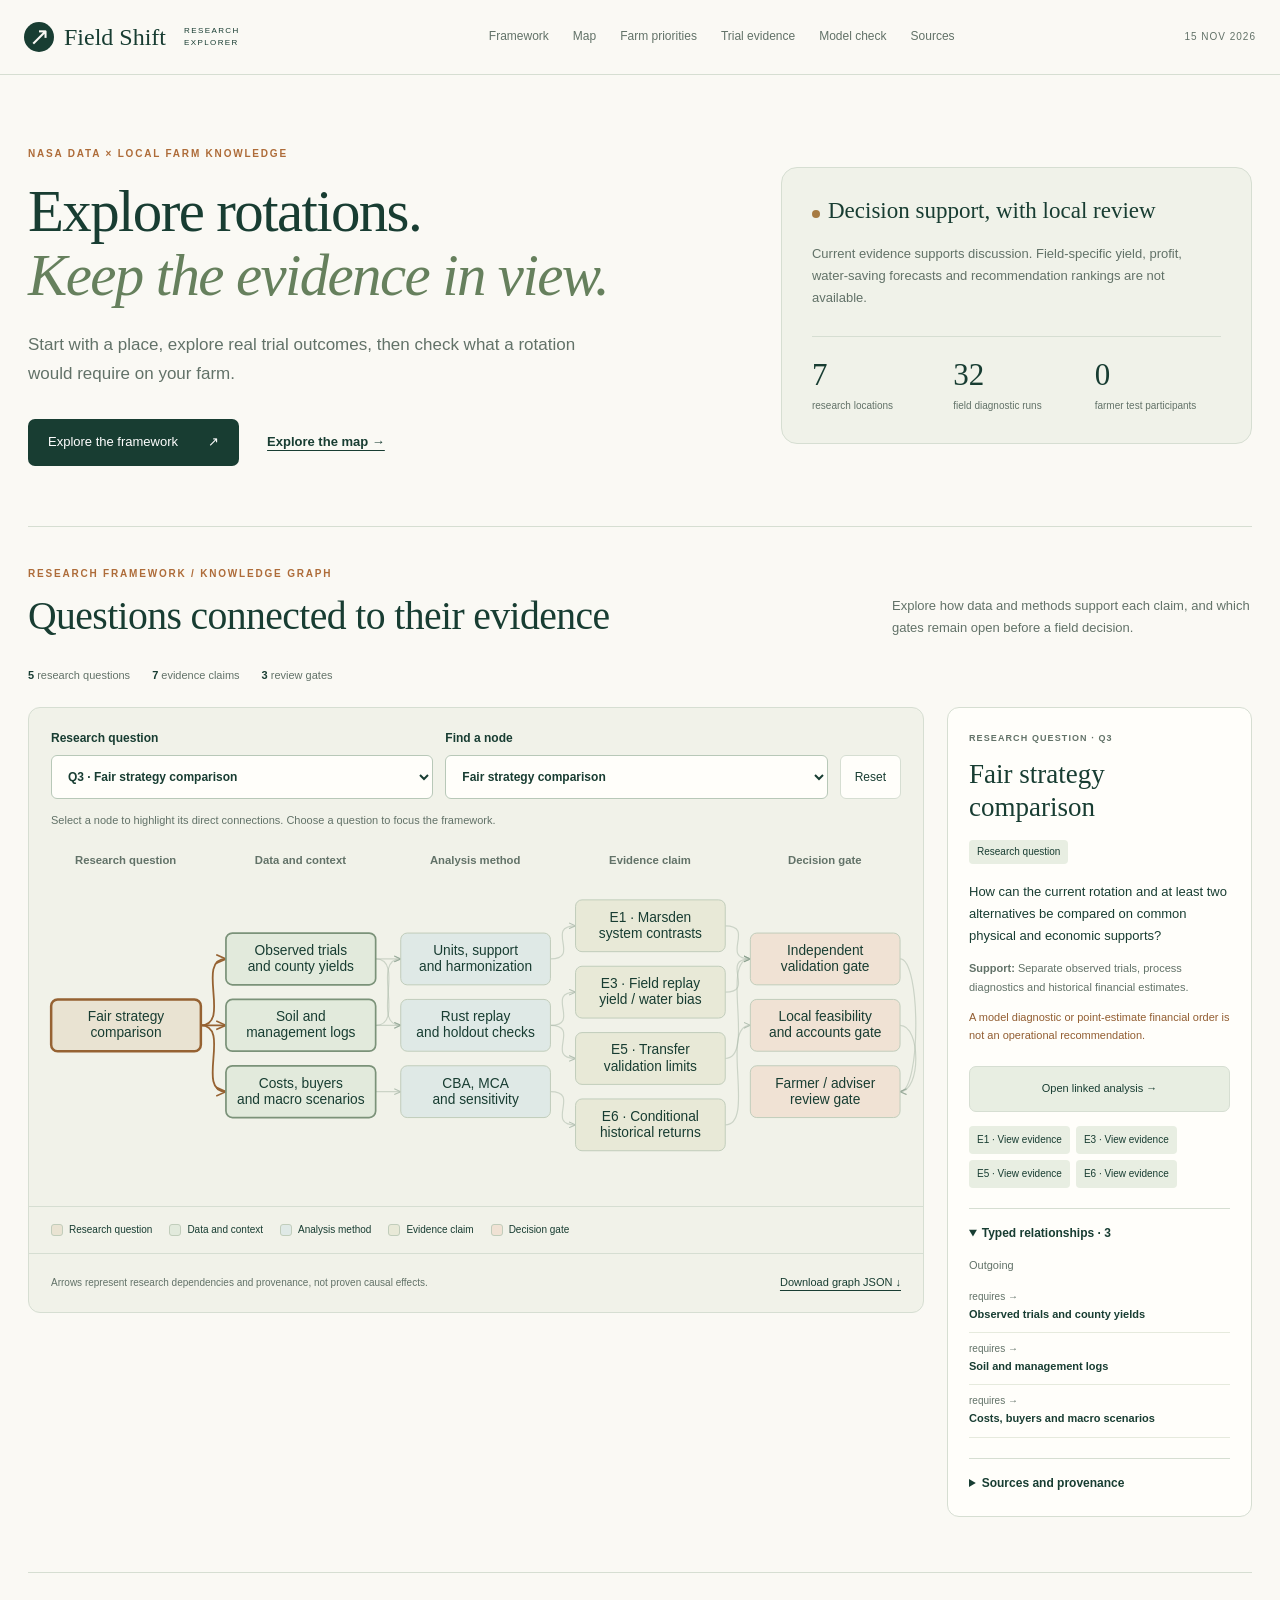
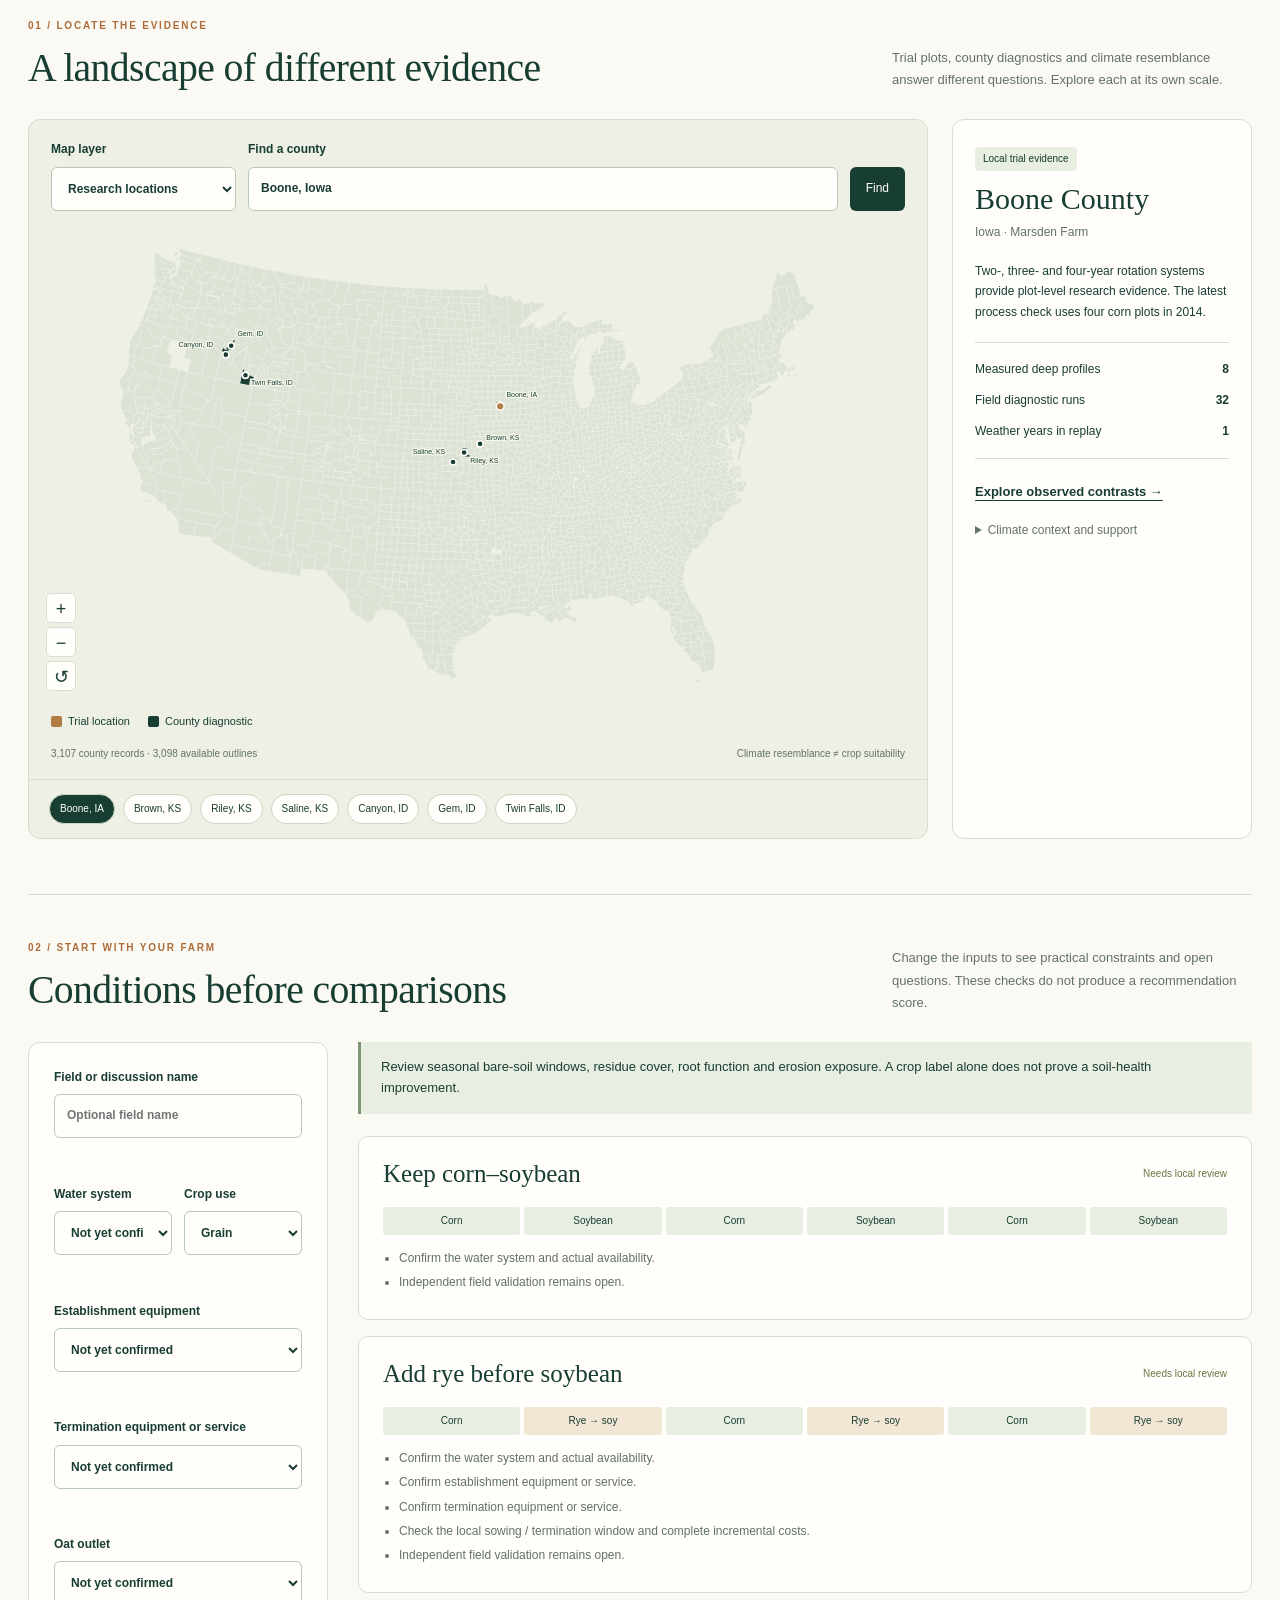
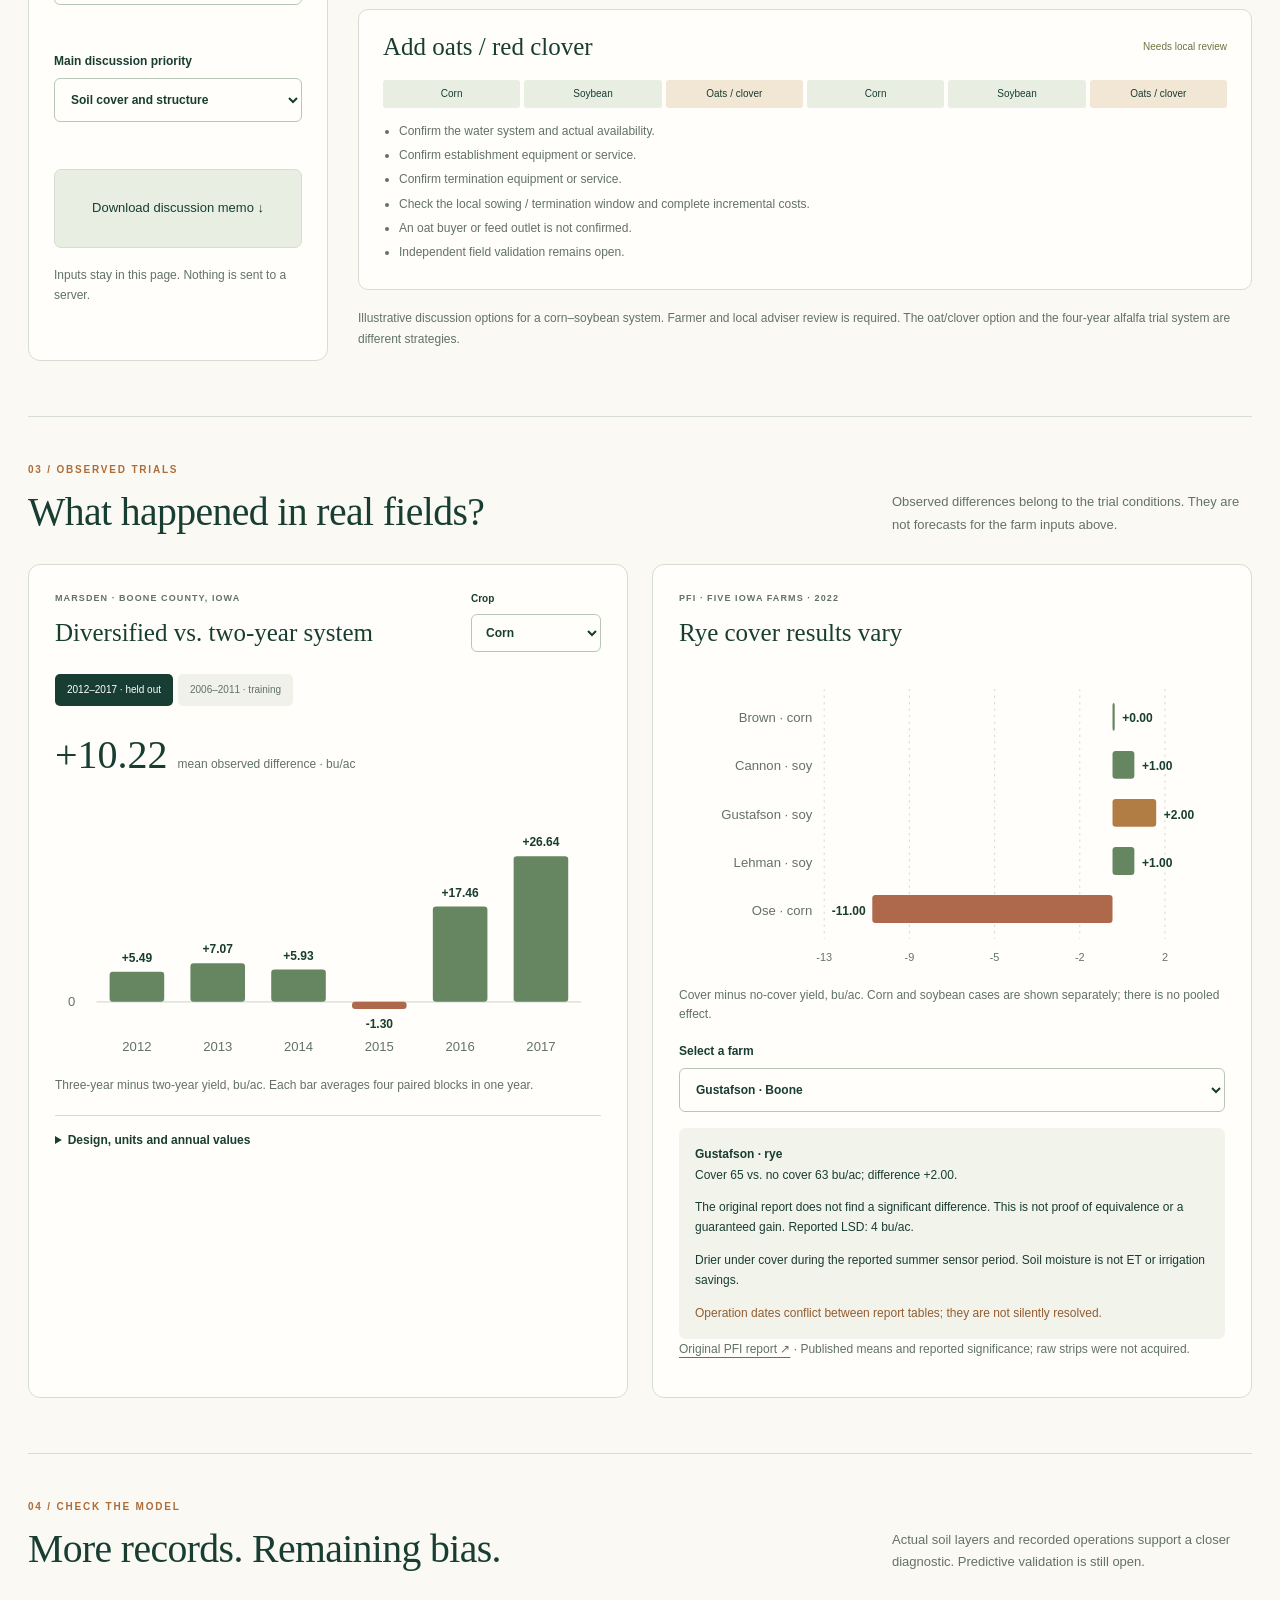
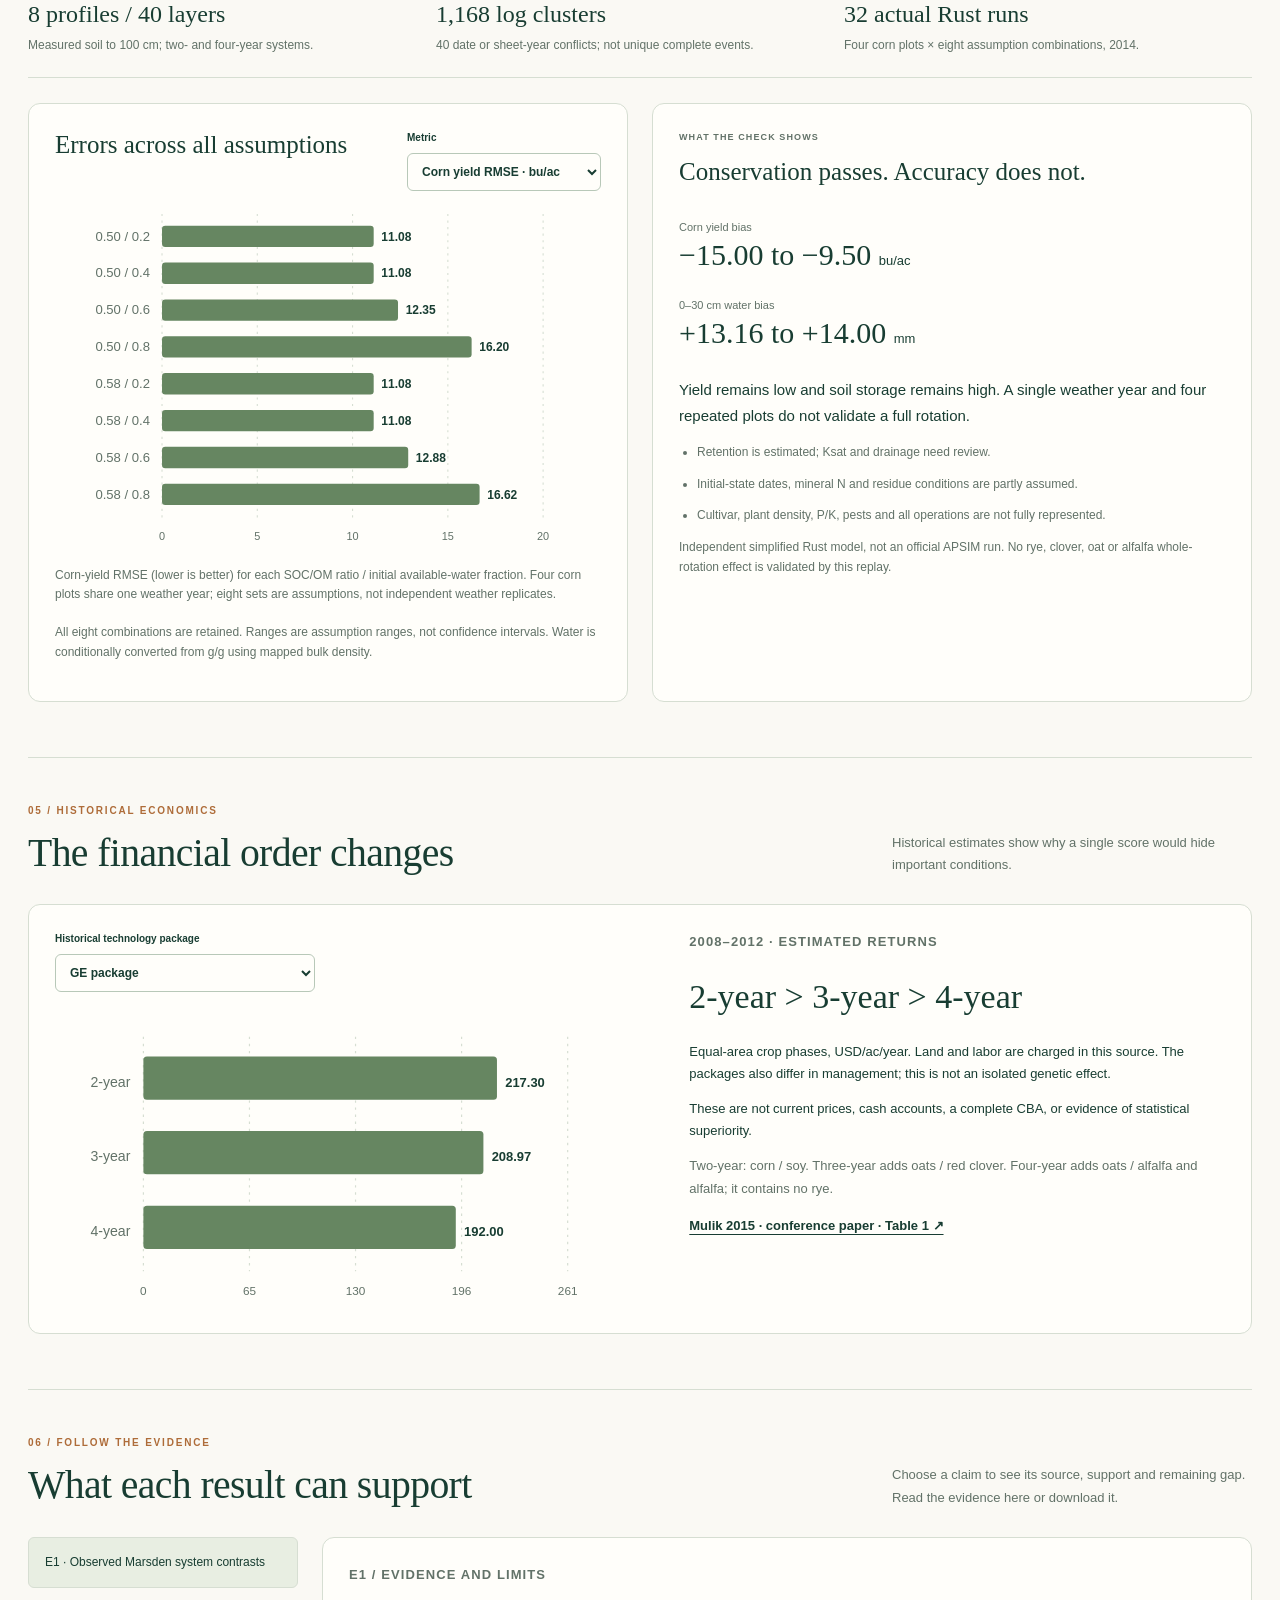
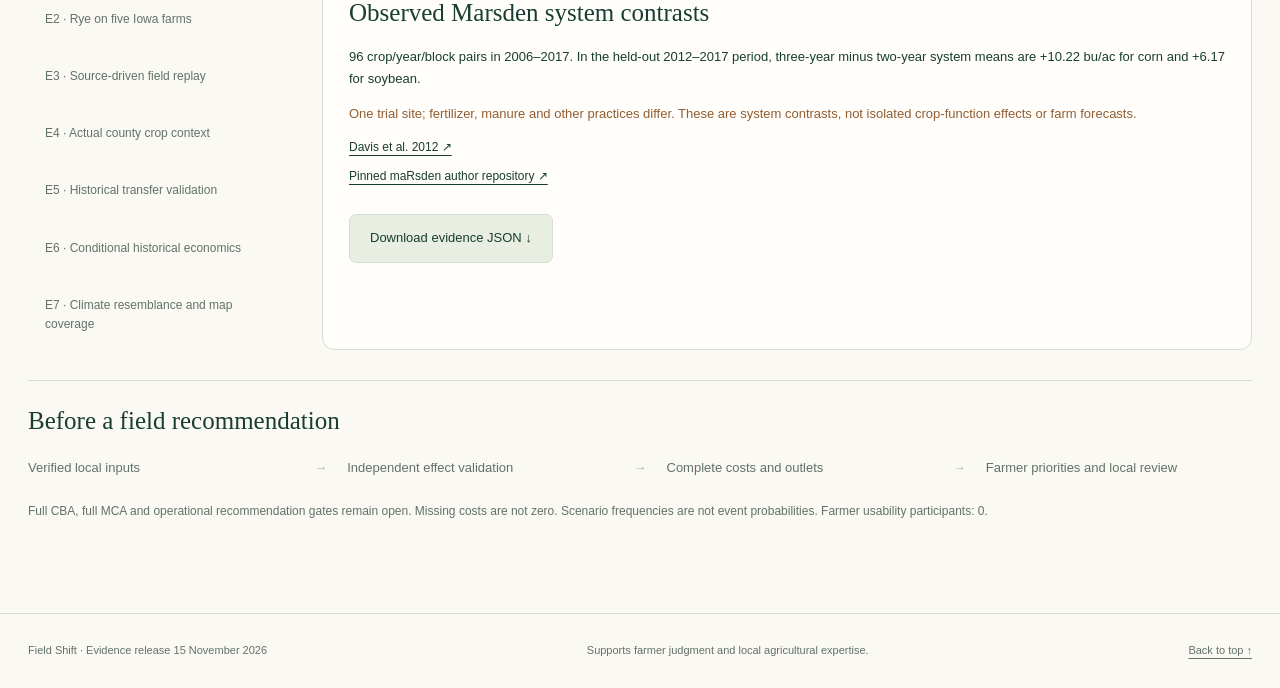
<file: 02_demo/planner/index.html>
<!doctype html><html lang="en"><head><meta charset="utf-8"><meta name="viewport" content="width=device-width,initial-scale=1"><meta http-equiv="refresh" content="0;url=../index.html#planner"><title>Field Shift · Research Explorer</title></head><body><p>This section is now part of the Research Explorer. <a href="../index.html#planner">Open the section</a>.</p><script>location.replace('../index.html#planner');</script></body></html>
</file>
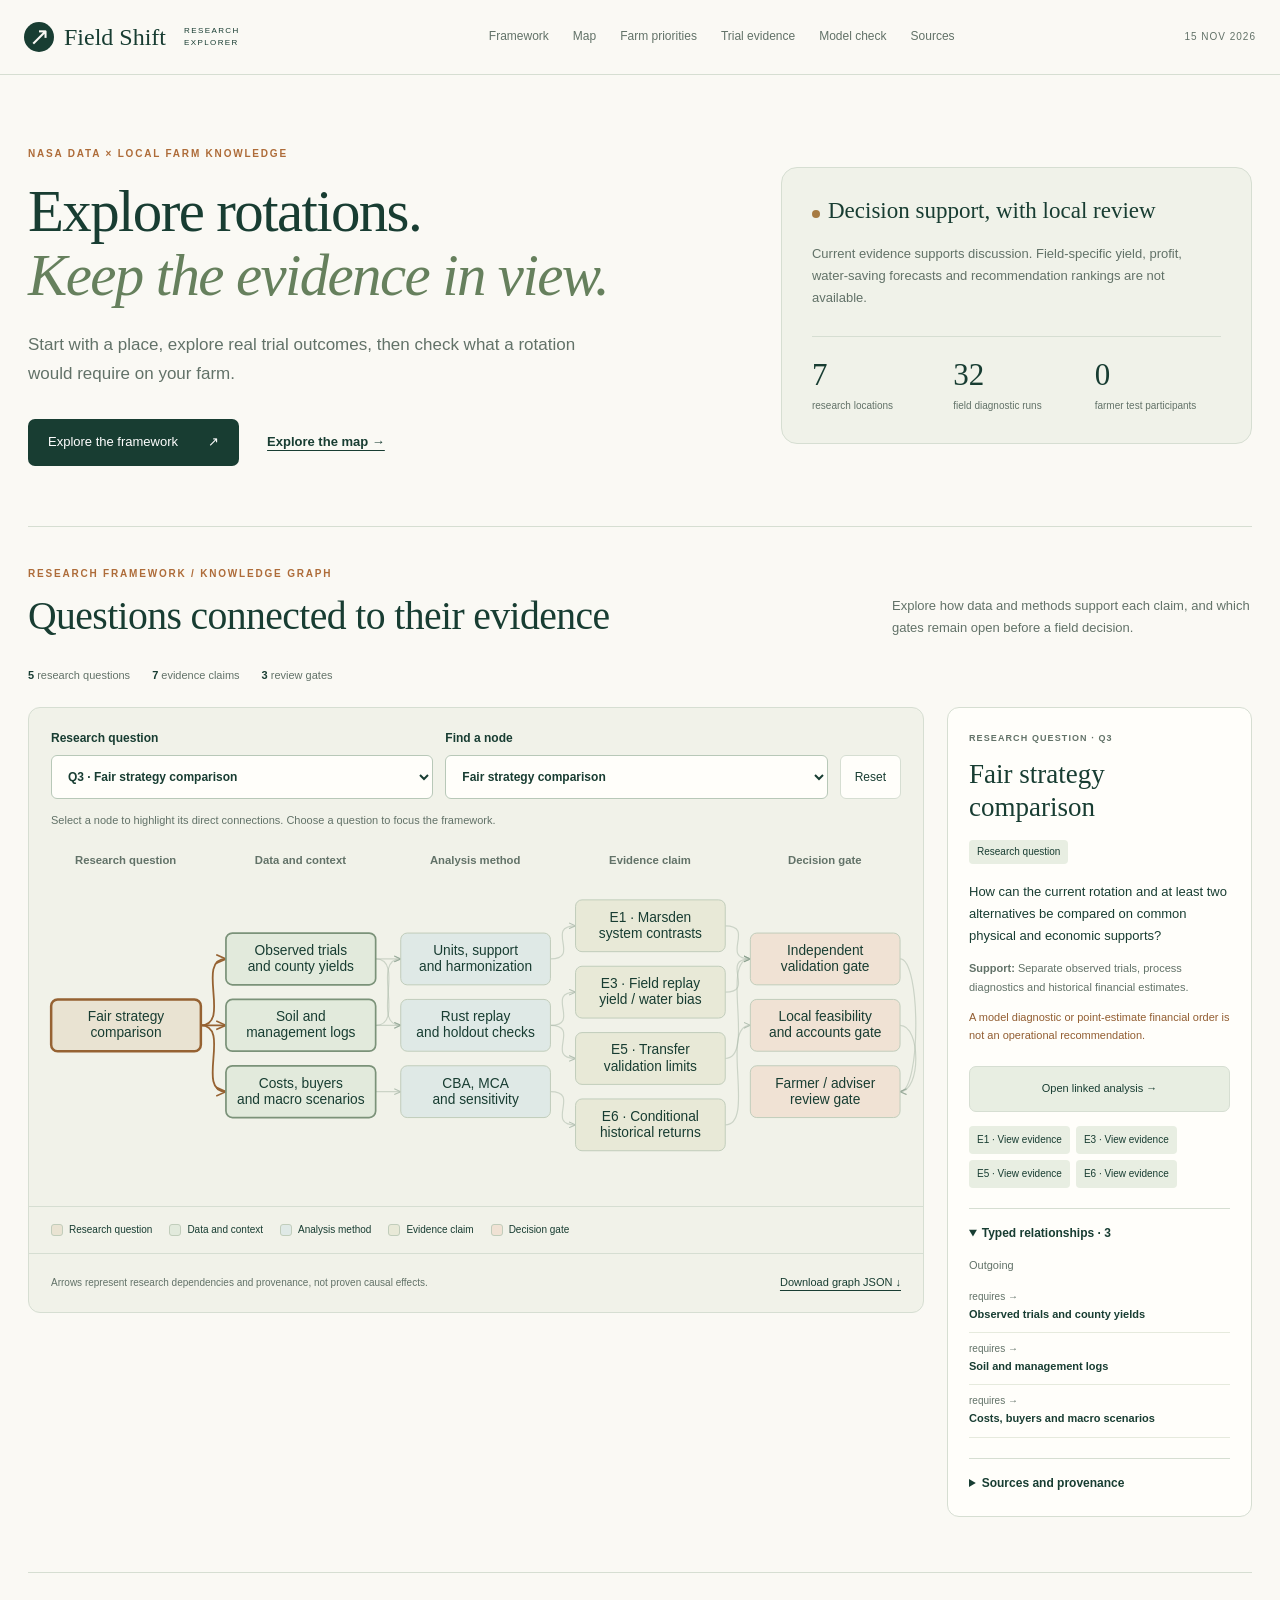
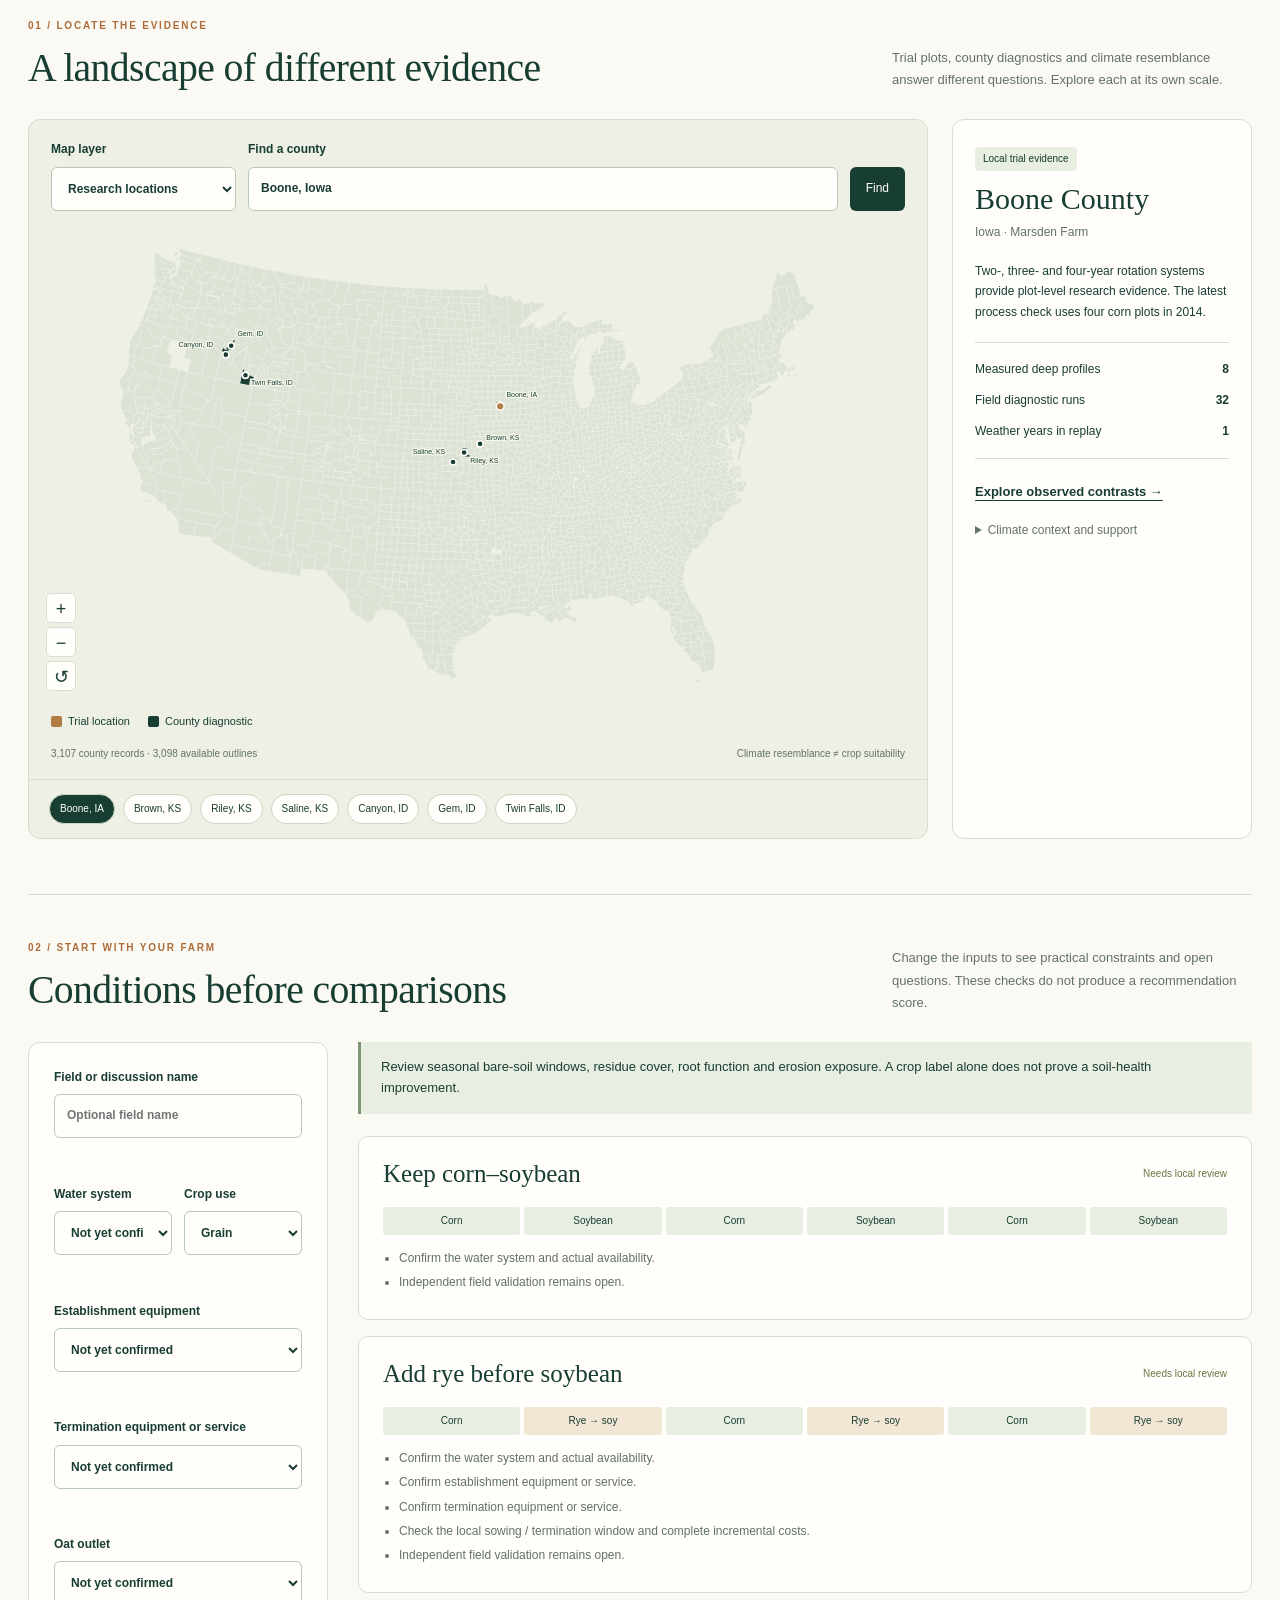
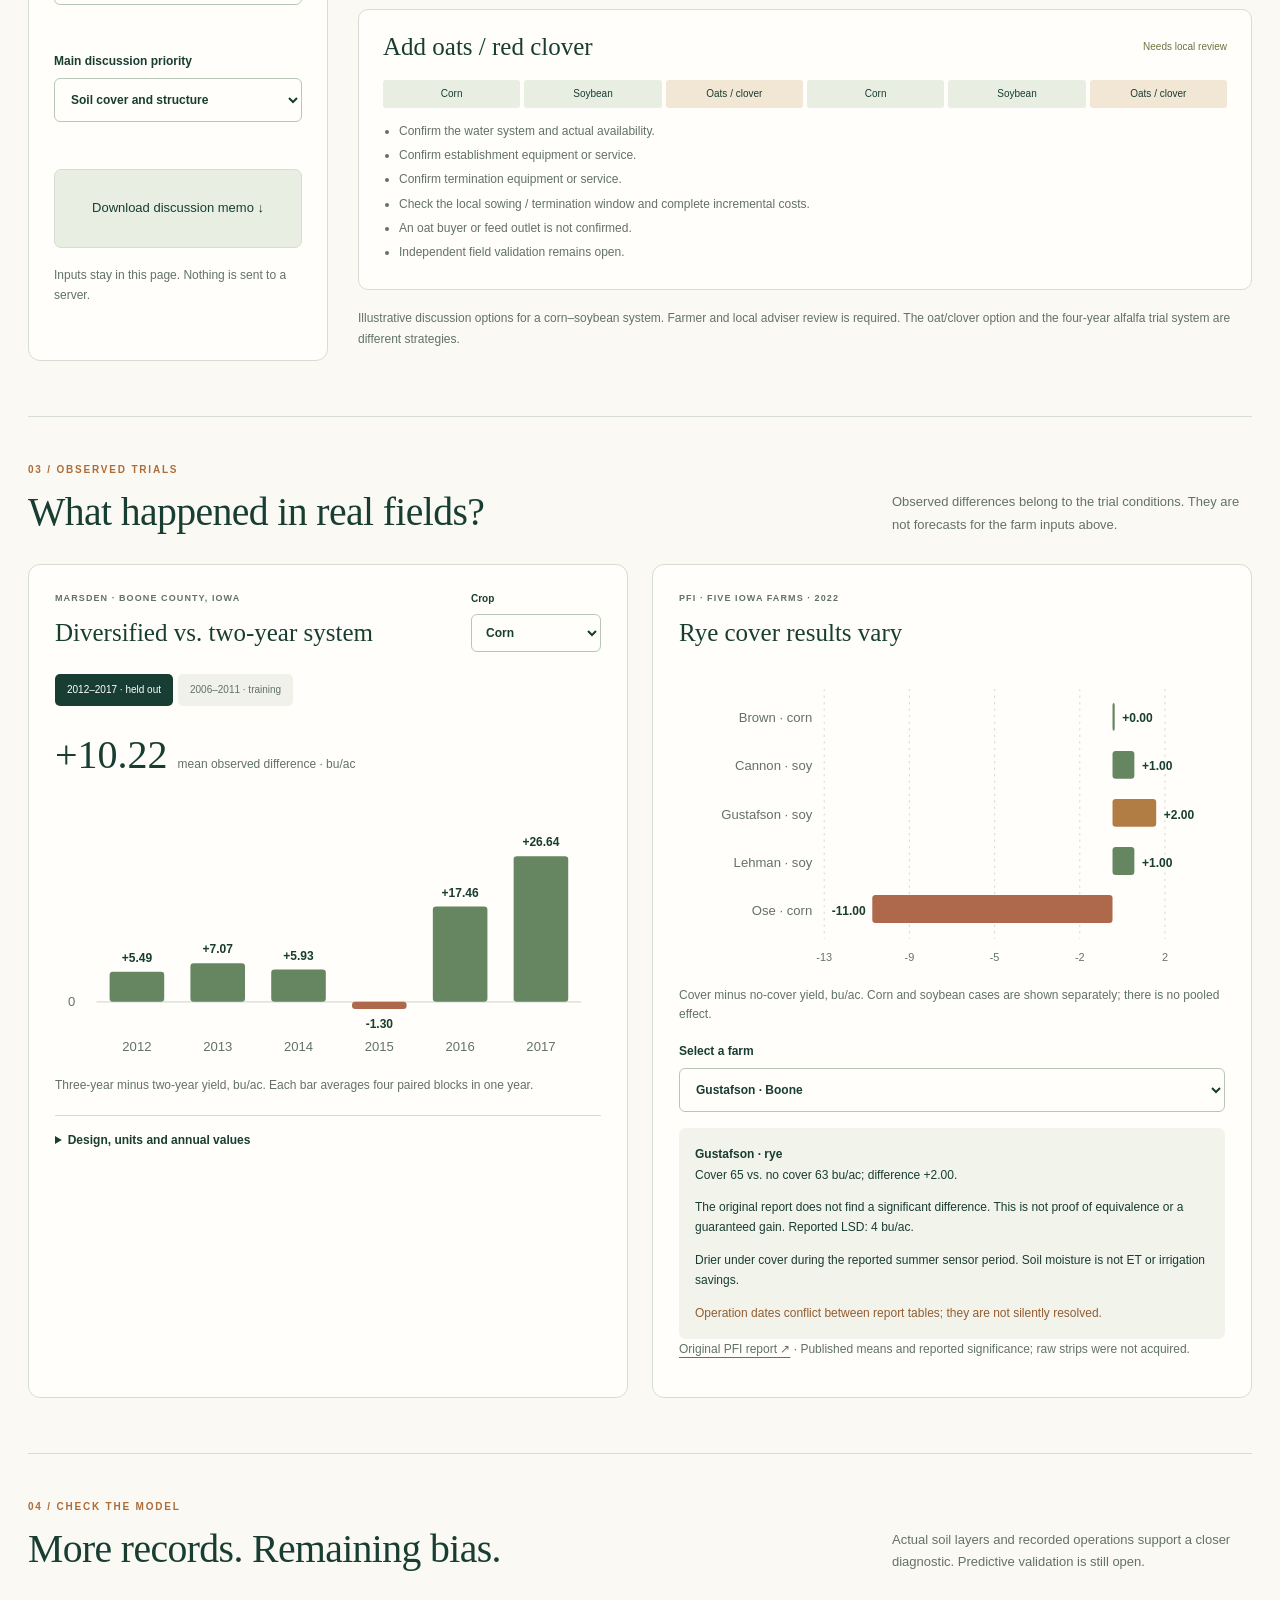
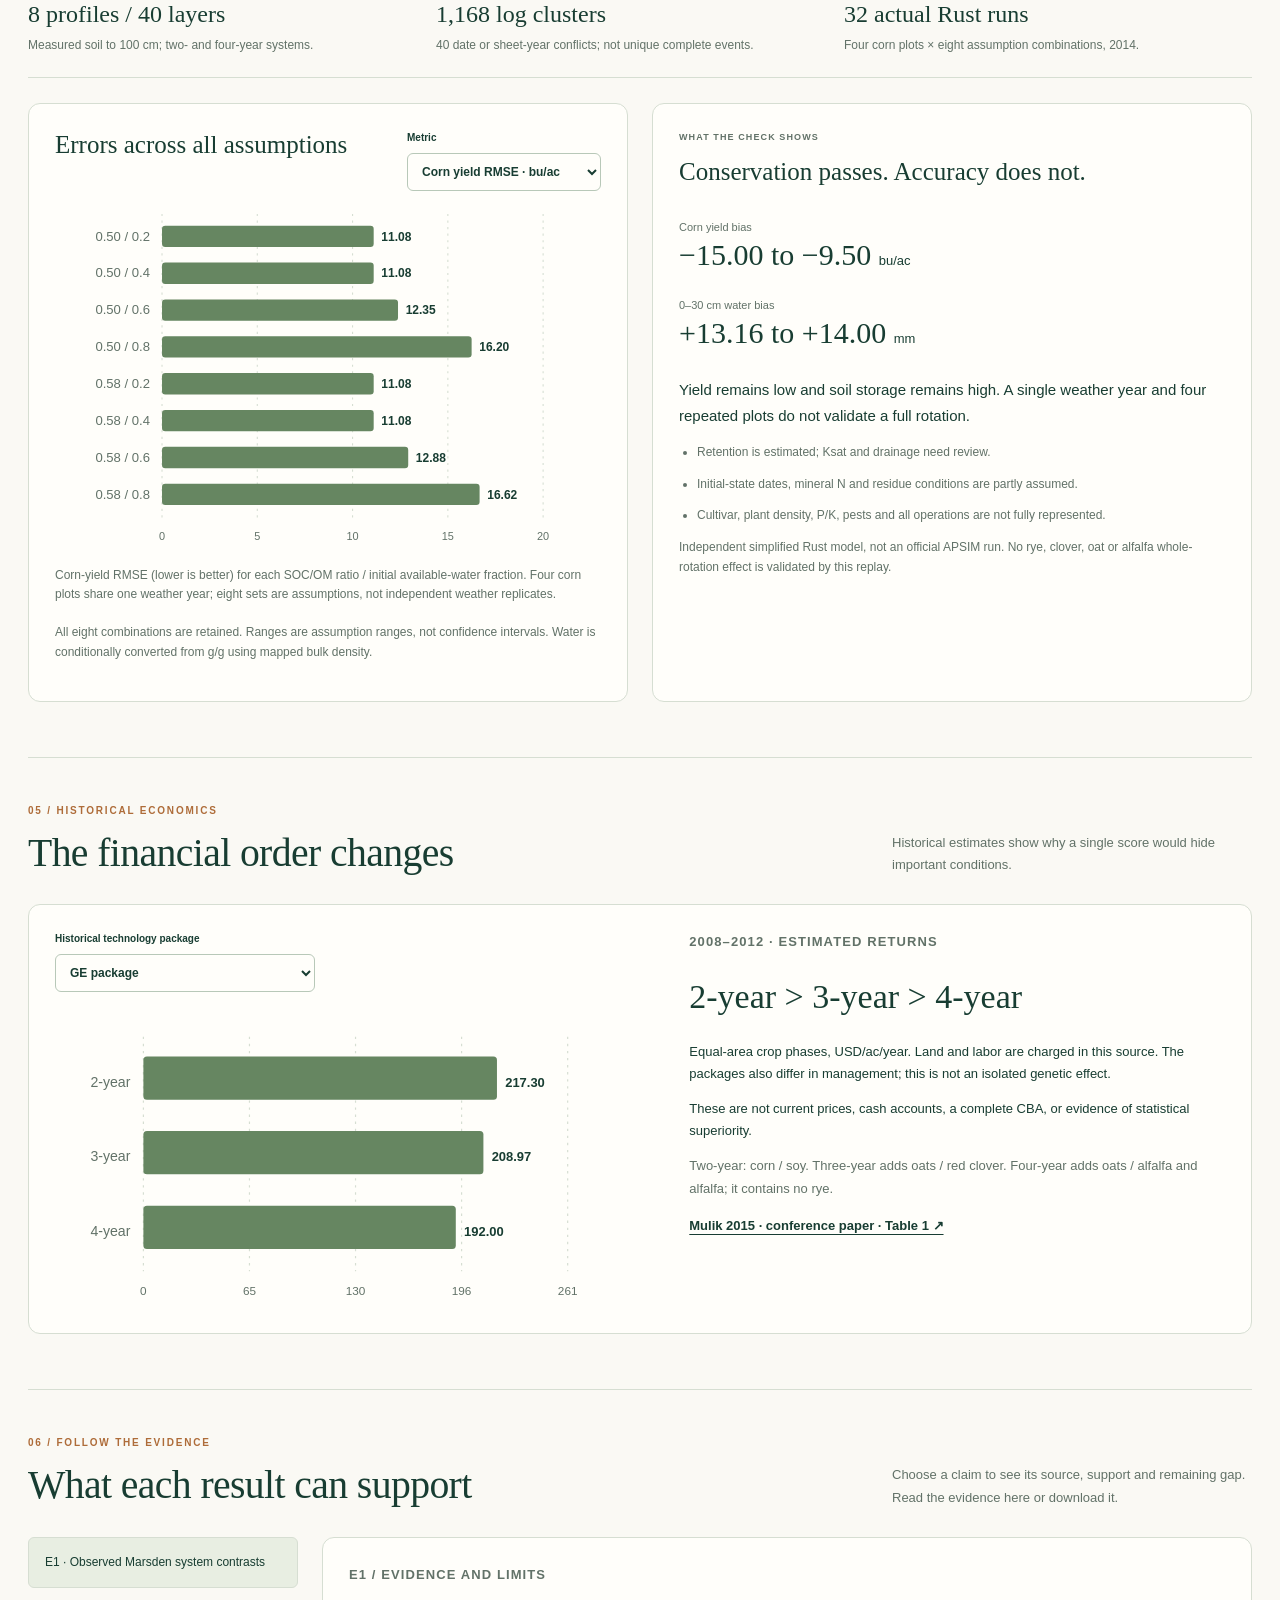
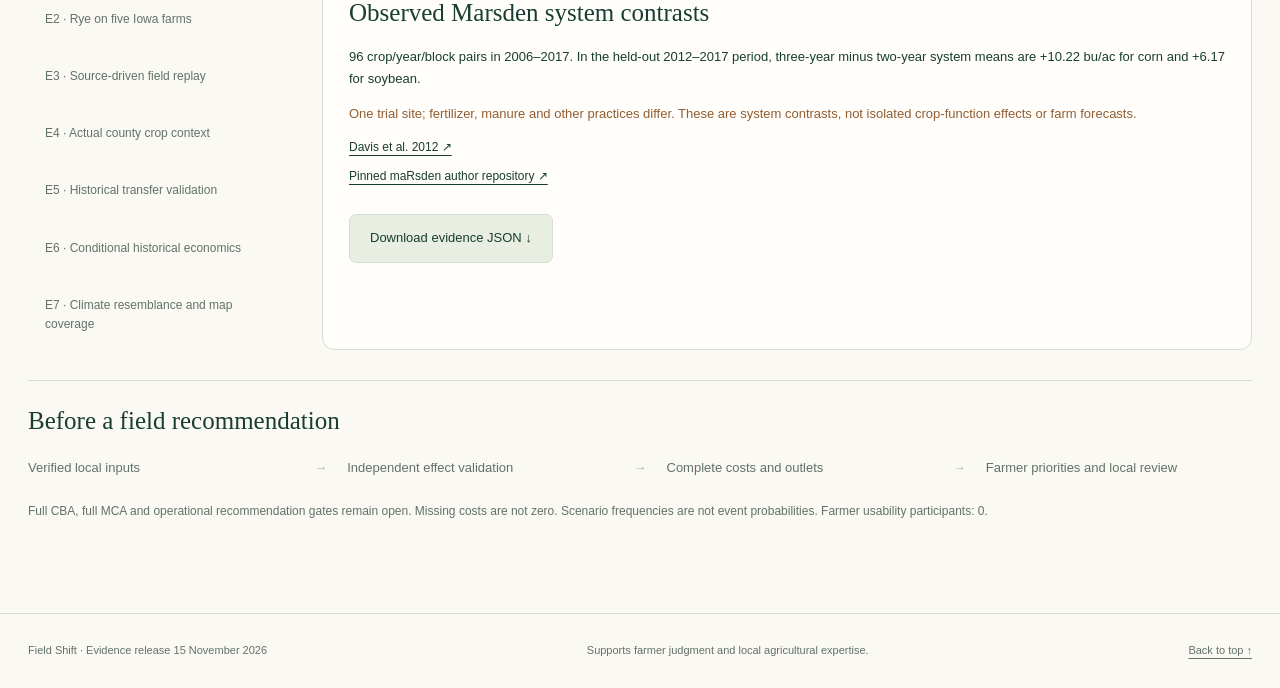
<file: 02_demo/planner/evidence.html>
<!doctype html><html lang="en"><head><meta charset="utf-8"><meta name="viewport" content="width=device-width,initial-scale=1"><meta http-equiv="refresh" content="0;url=../index.html#trials"><title>Field Shift · Research Explorer</title></head><body><p>This section is now part of the Research Explorer. <a href="../index.html#trials">Open the section</a>.</p><script>location.replace('../index.html#trials');</script></body></html>
</file>
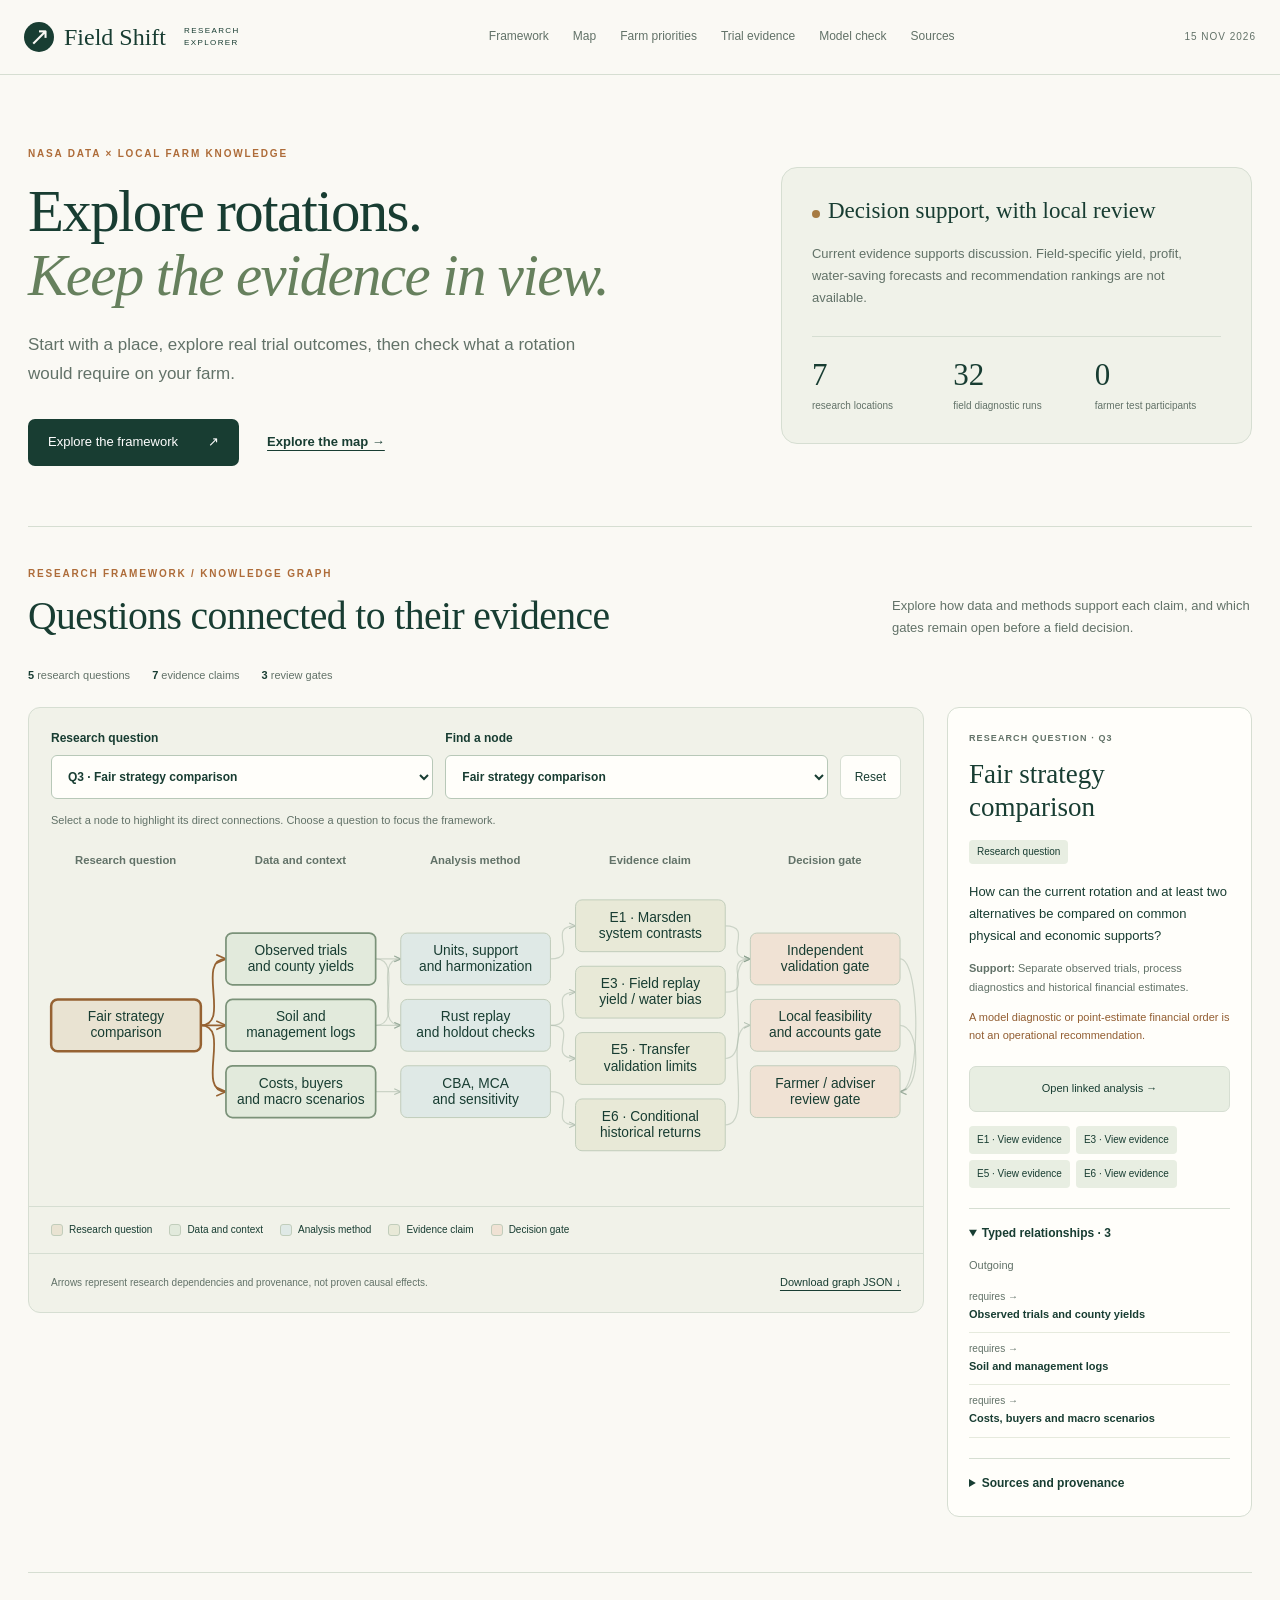
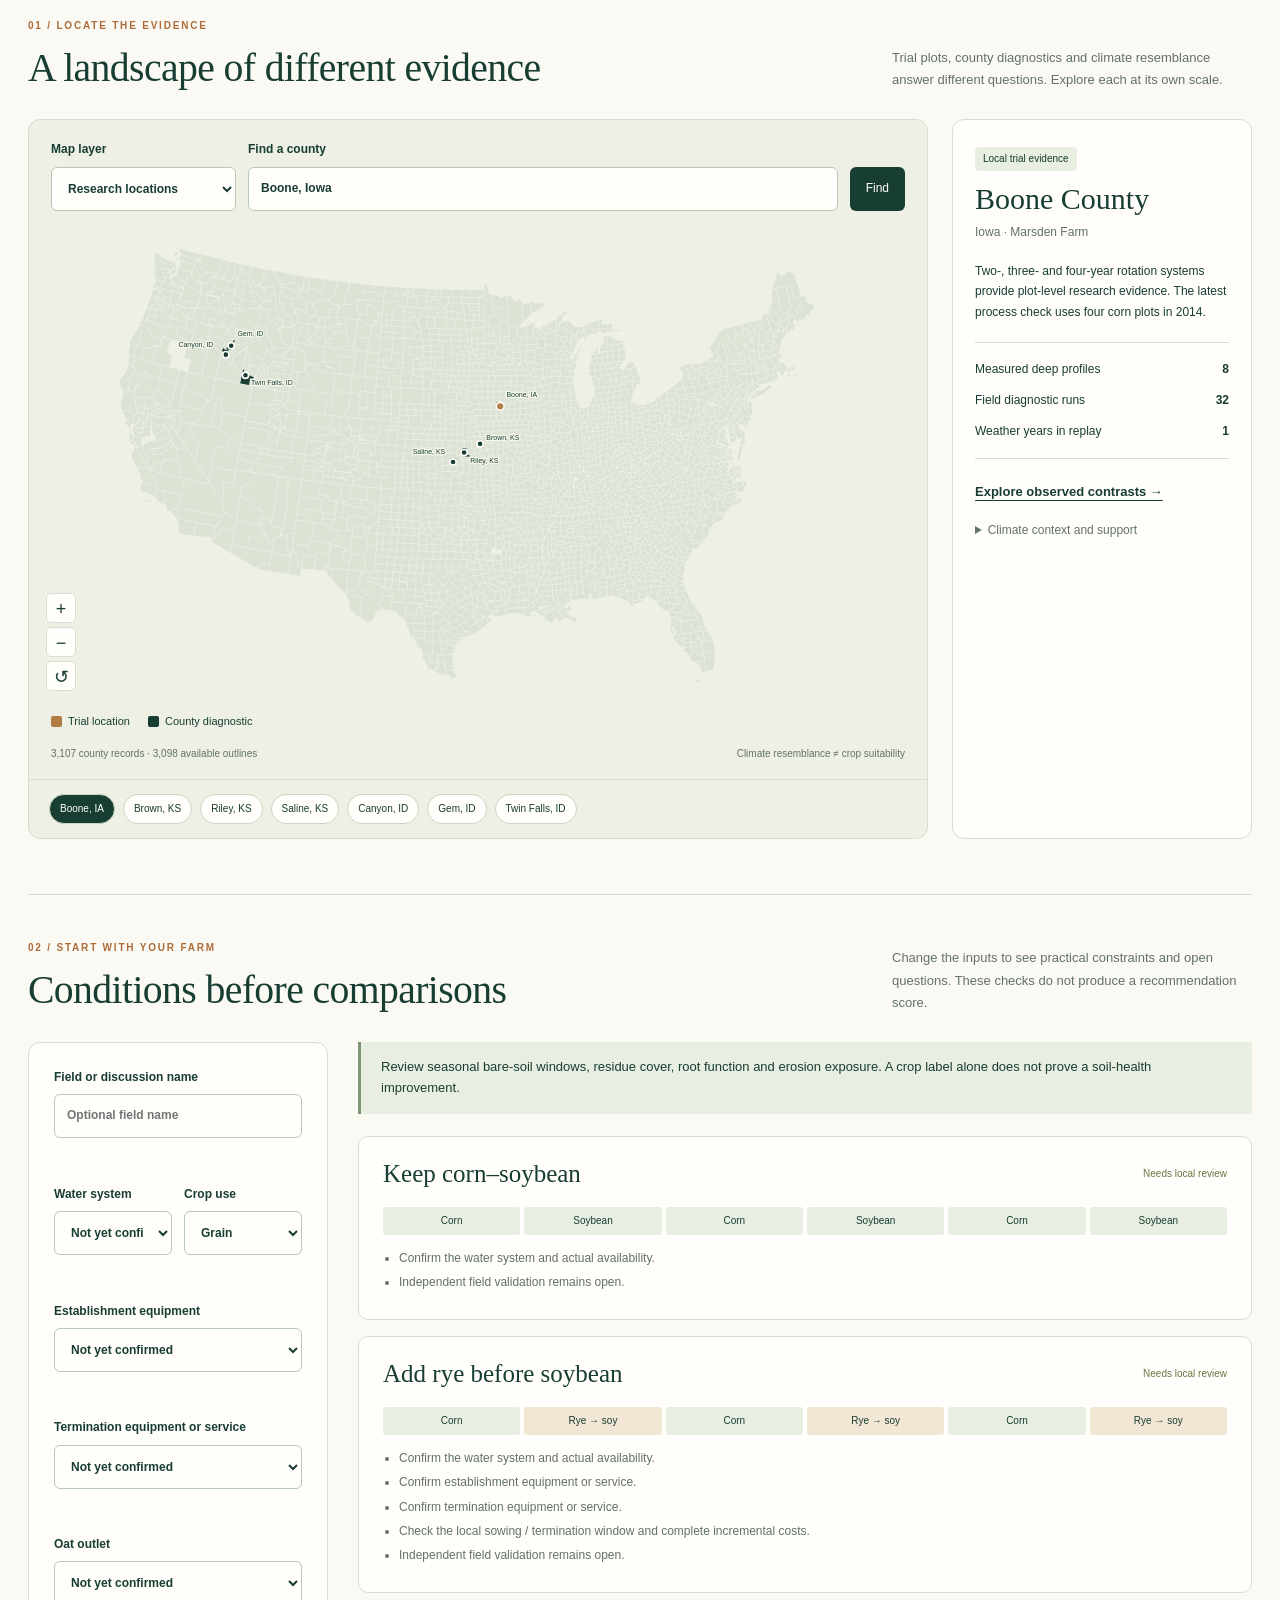
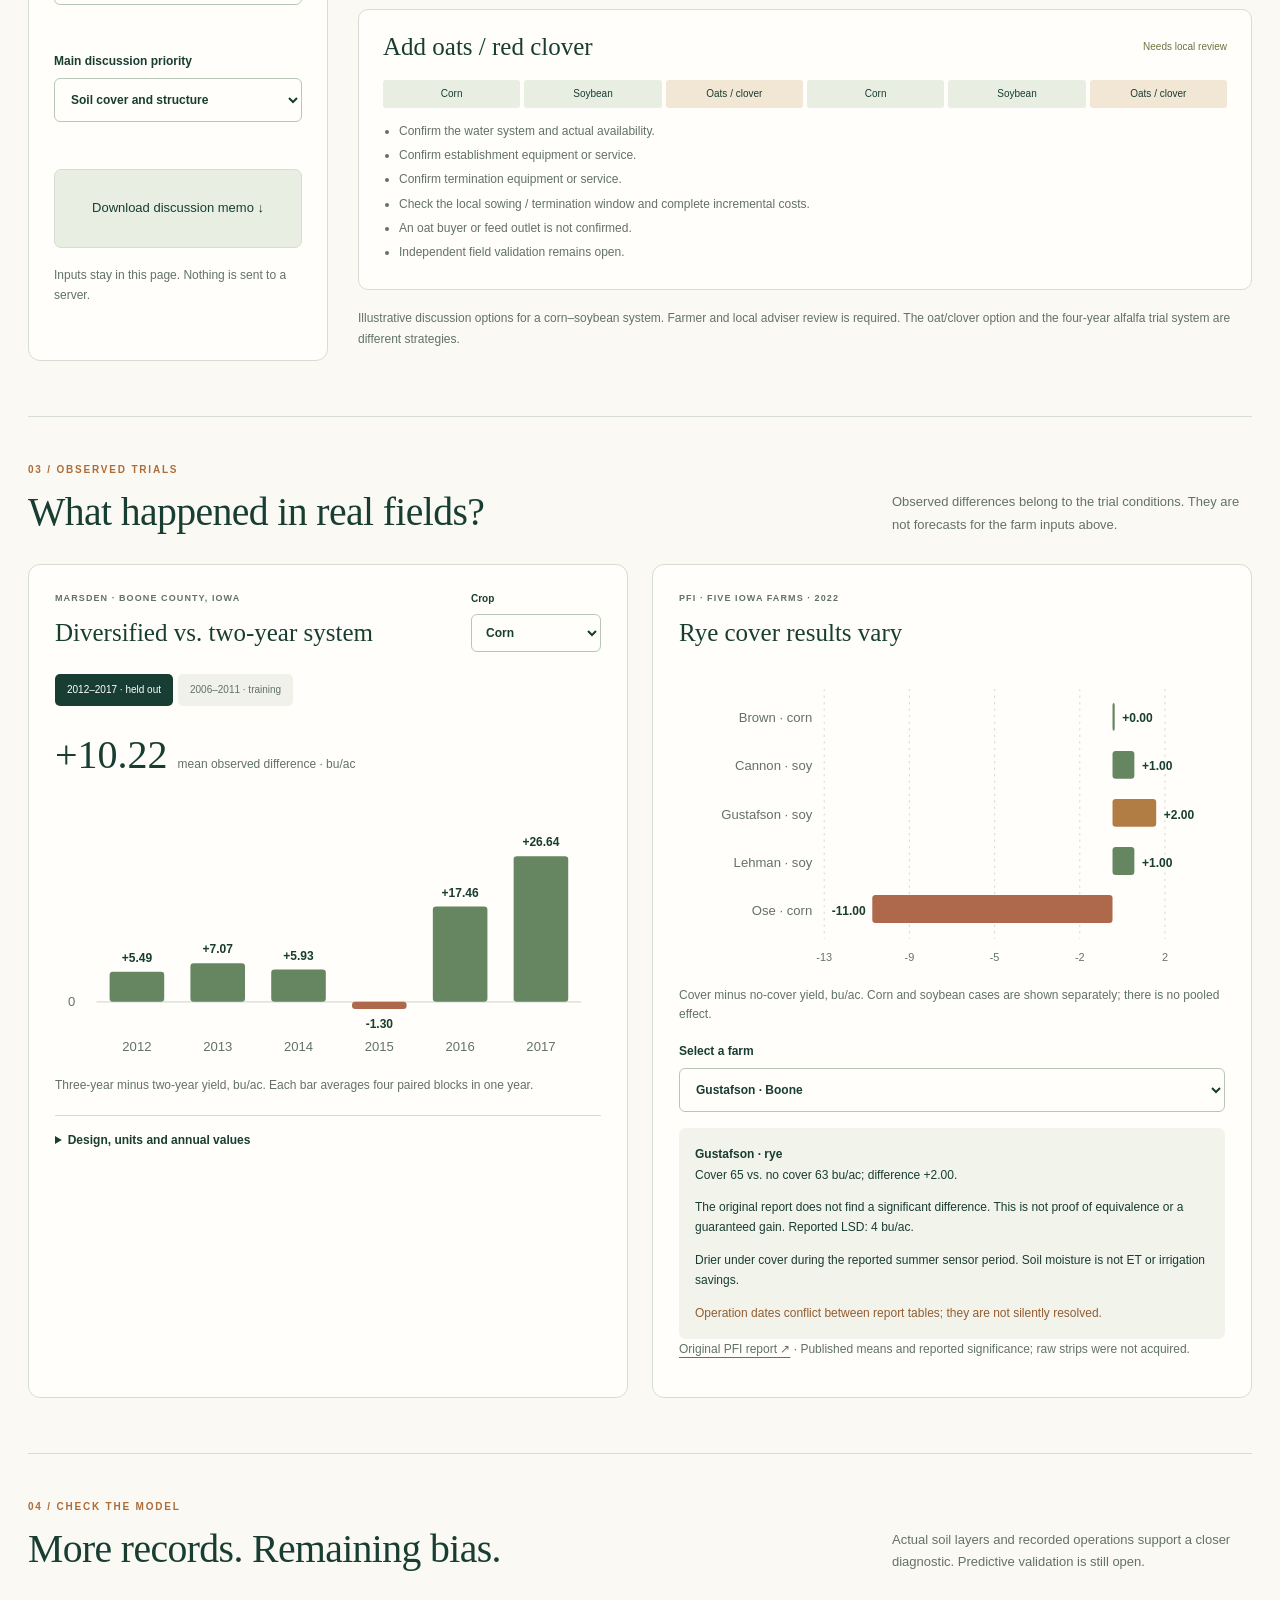
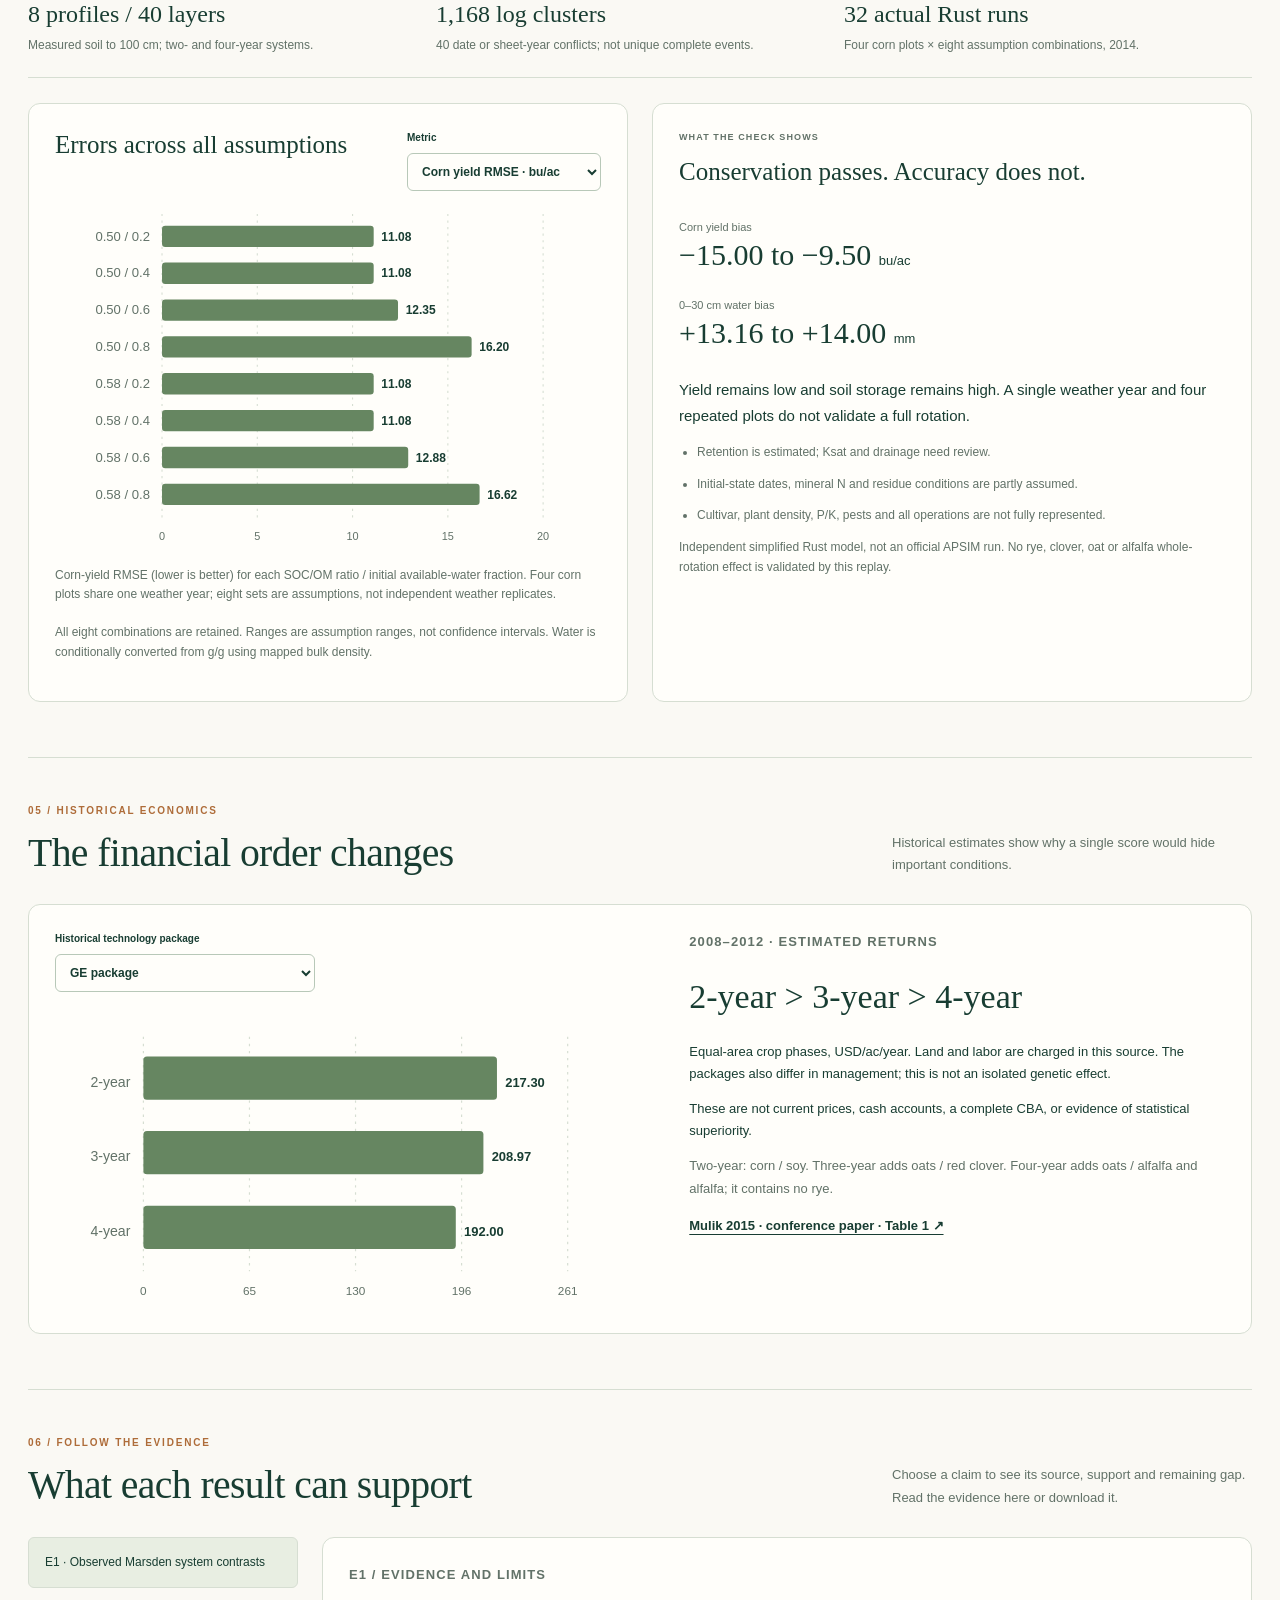
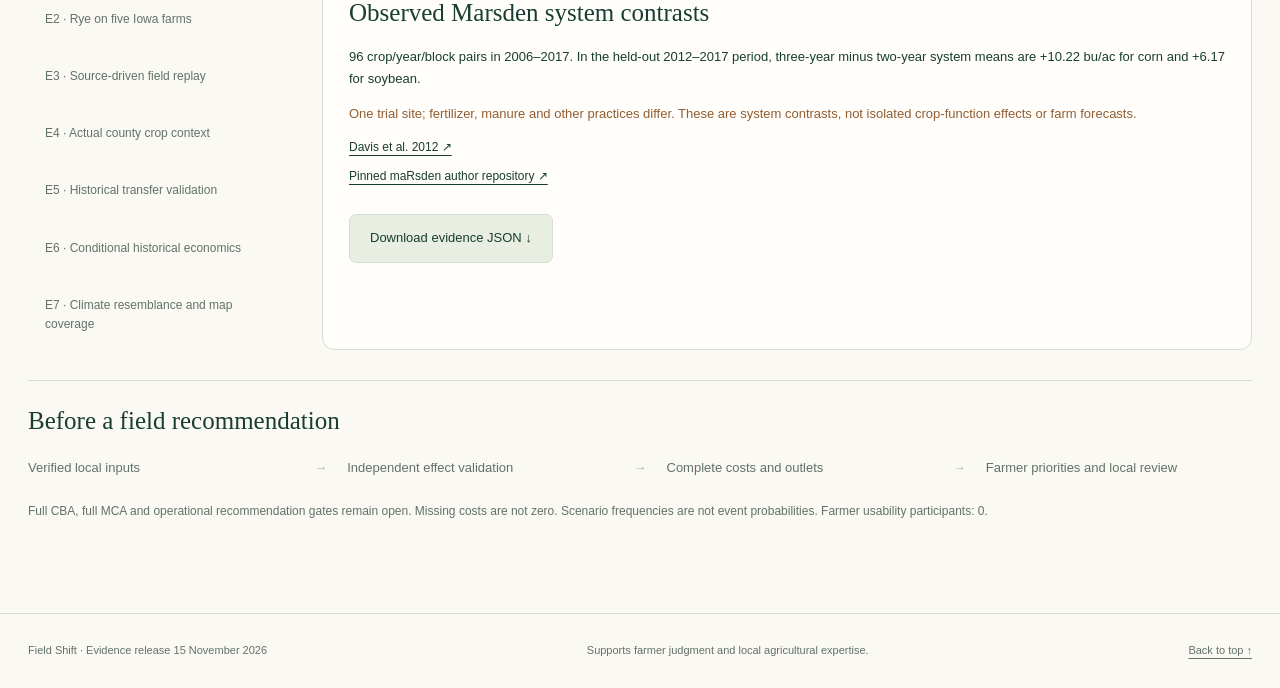
<file: 02_demo/planner/records.html>
<!doctype html><html lang="en"><head><meta charset="utf-8"><meta name="viewport" content="width=device-width,initial-scale=1"><meta http-equiv="refresh" content="0;url=../index.html#model"><title>Field Shift · Research Explorer</title></head><body><p>This section is now part of the Research Explorer. <a href="../index.html#model">Open the section</a>.</p><script>location.replace('../index.html#model');</script></body></html>
</file>
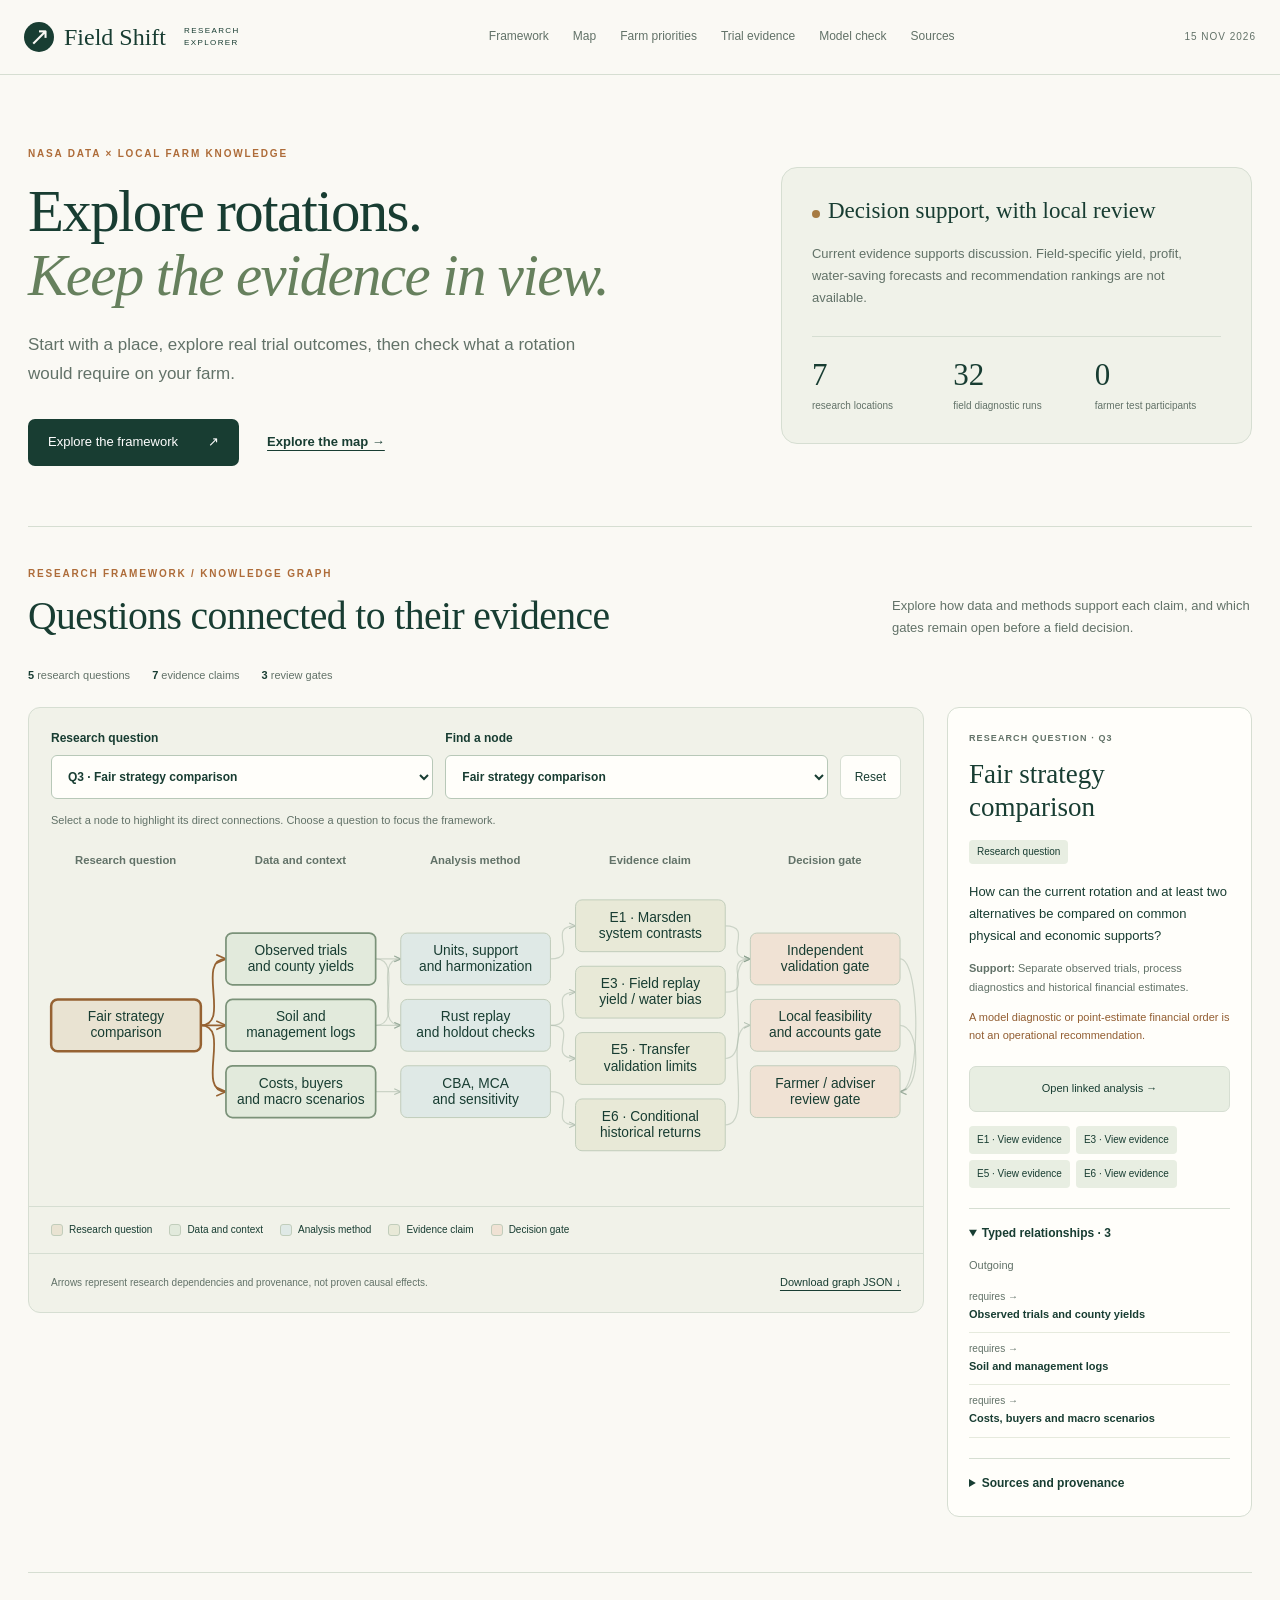
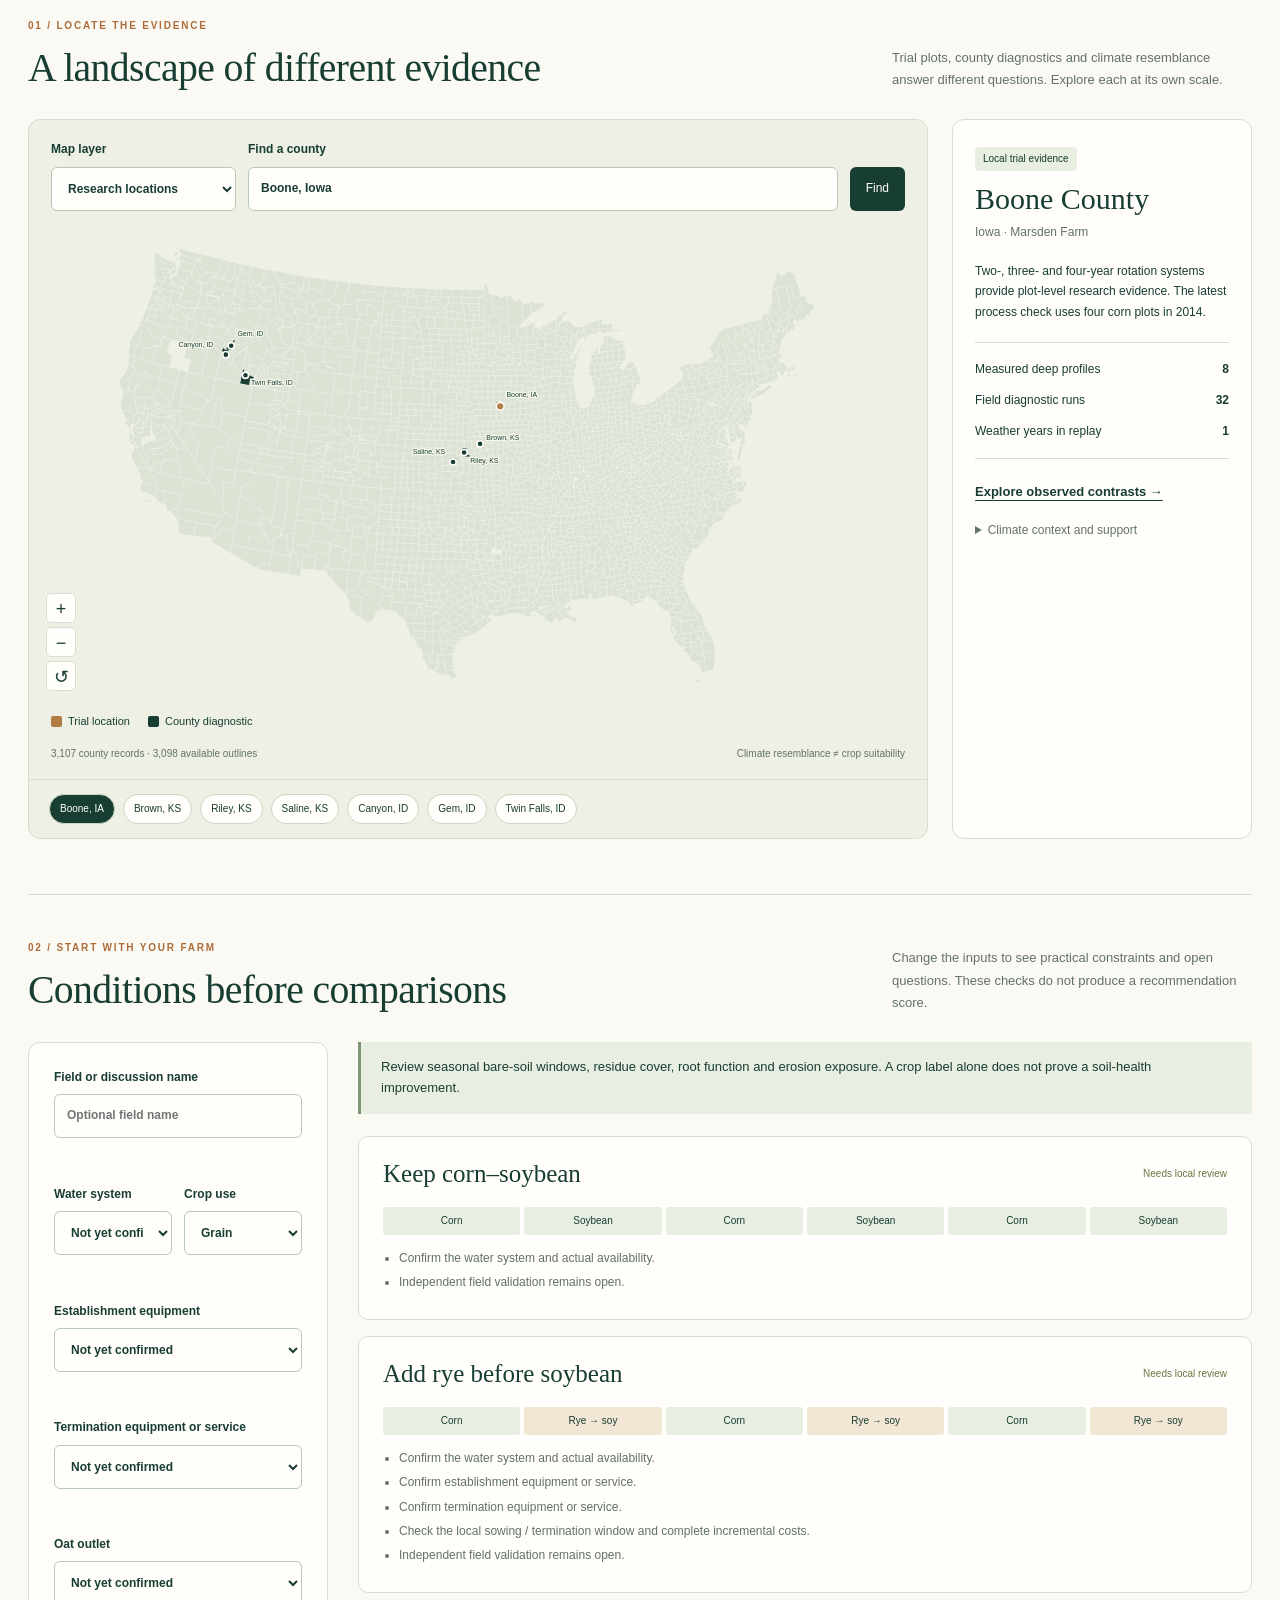
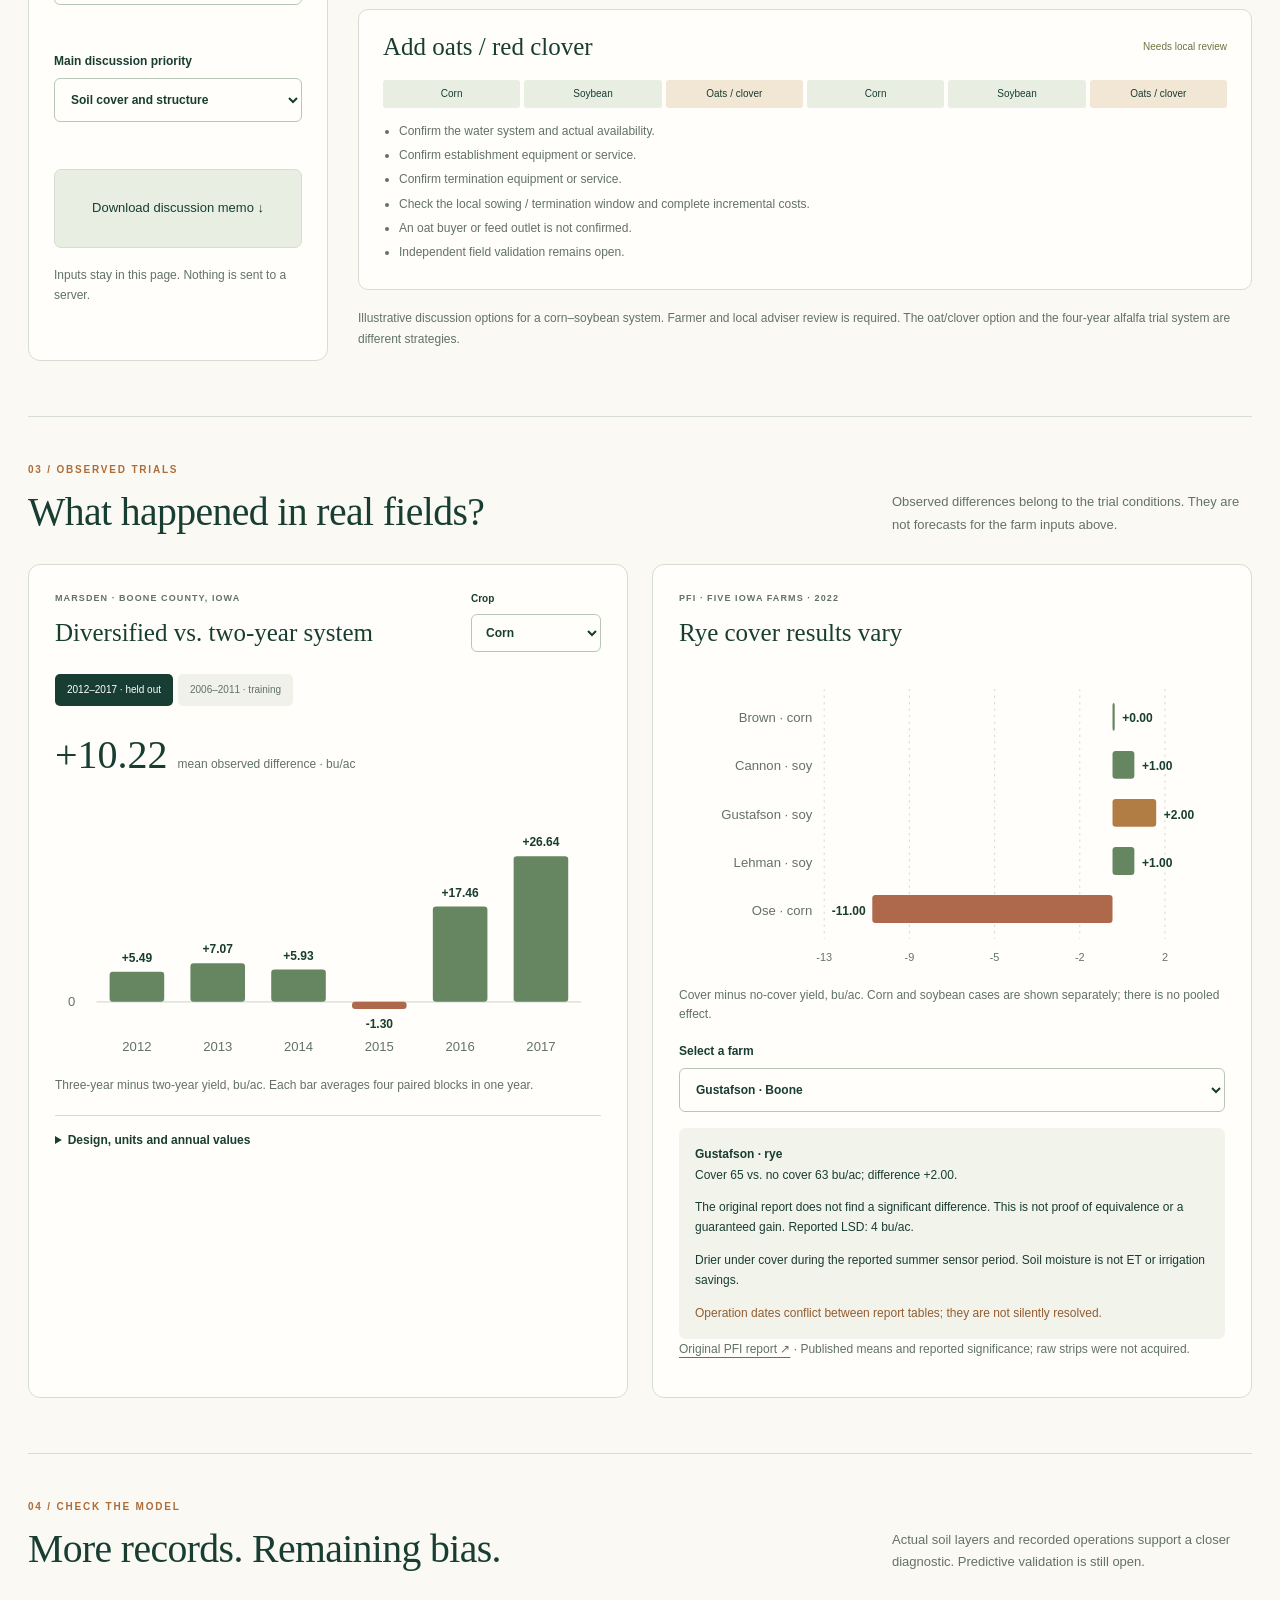
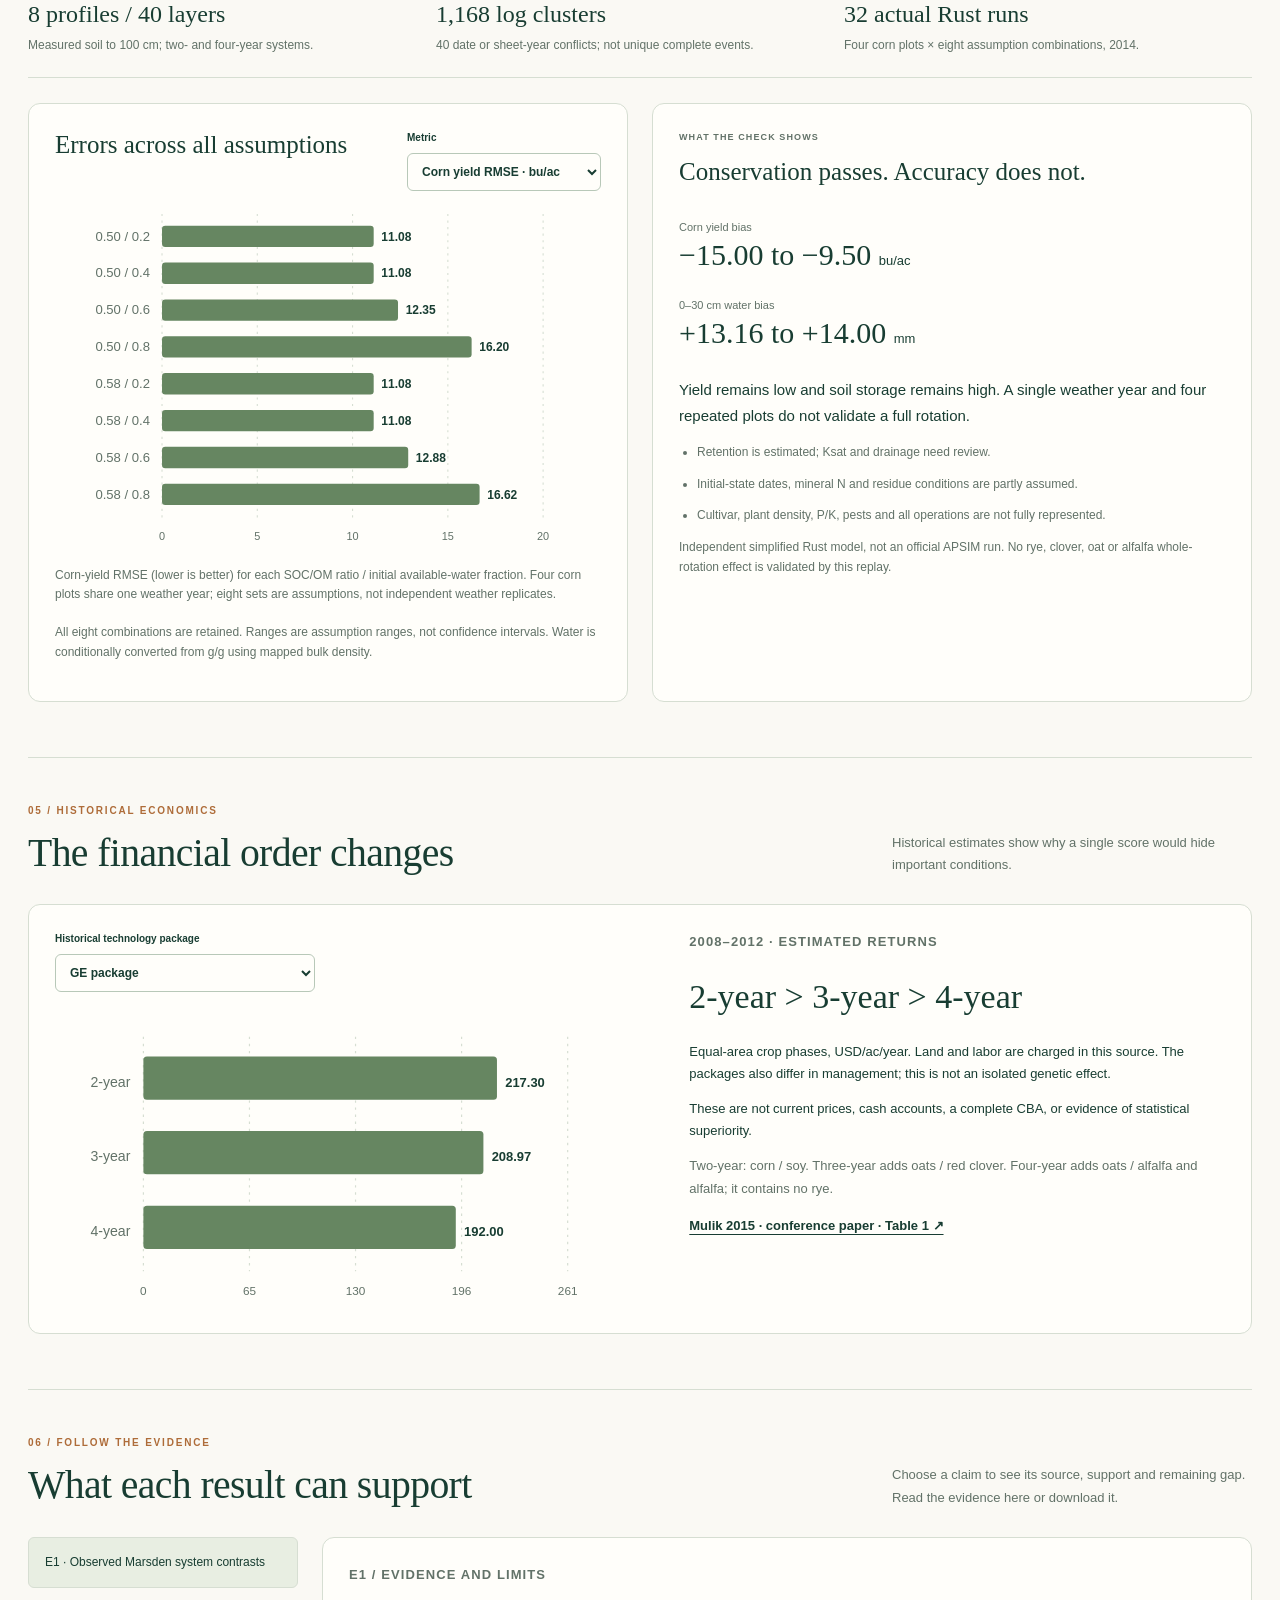
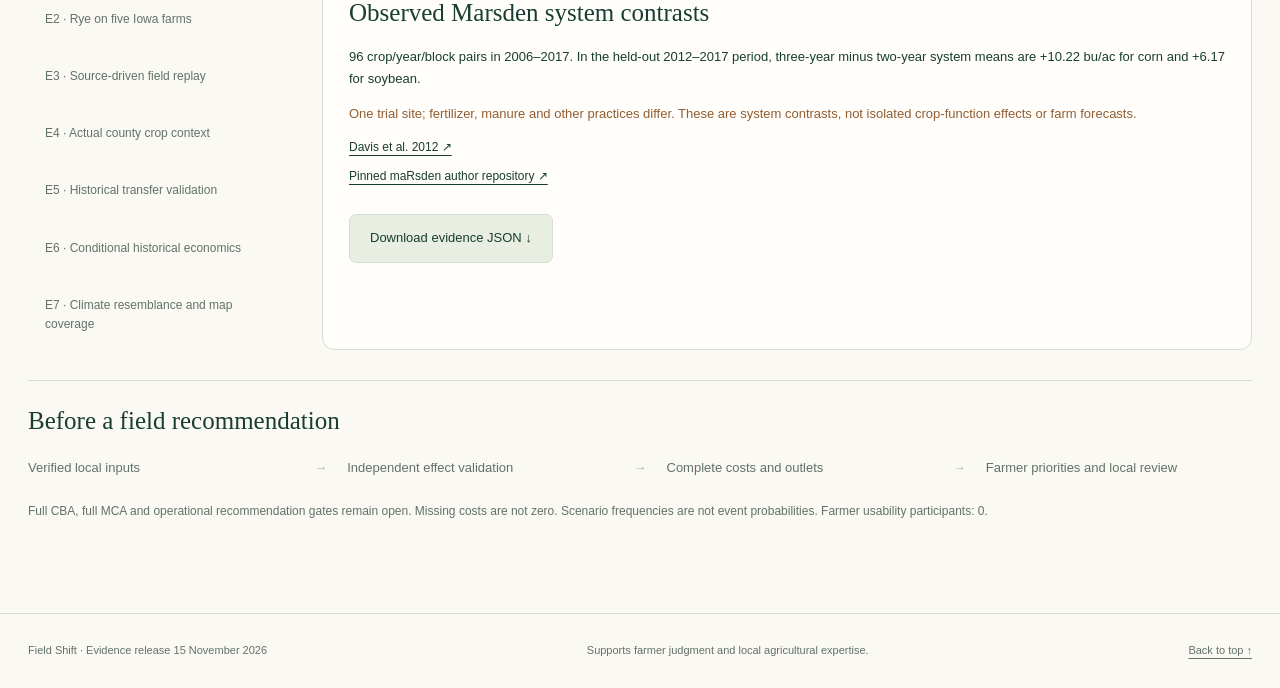
<file: 02_demo/planner/research-test.html>
<!doctype html><html lang="en"><head><meta charset="utf-8"><meta name="viewport" content="width=device-width,initial-scale=1"><meta http-equiv="refresh" content="0;url=../index.html#methods"><title>Field Shift · Research Explorer</title></head><body><p>This section is now part of the Research Explorer. <a href="../index.html#methods">Open the section</a>.</p><script>location.replace('../index.html#methods');</script></body></html>
</file>
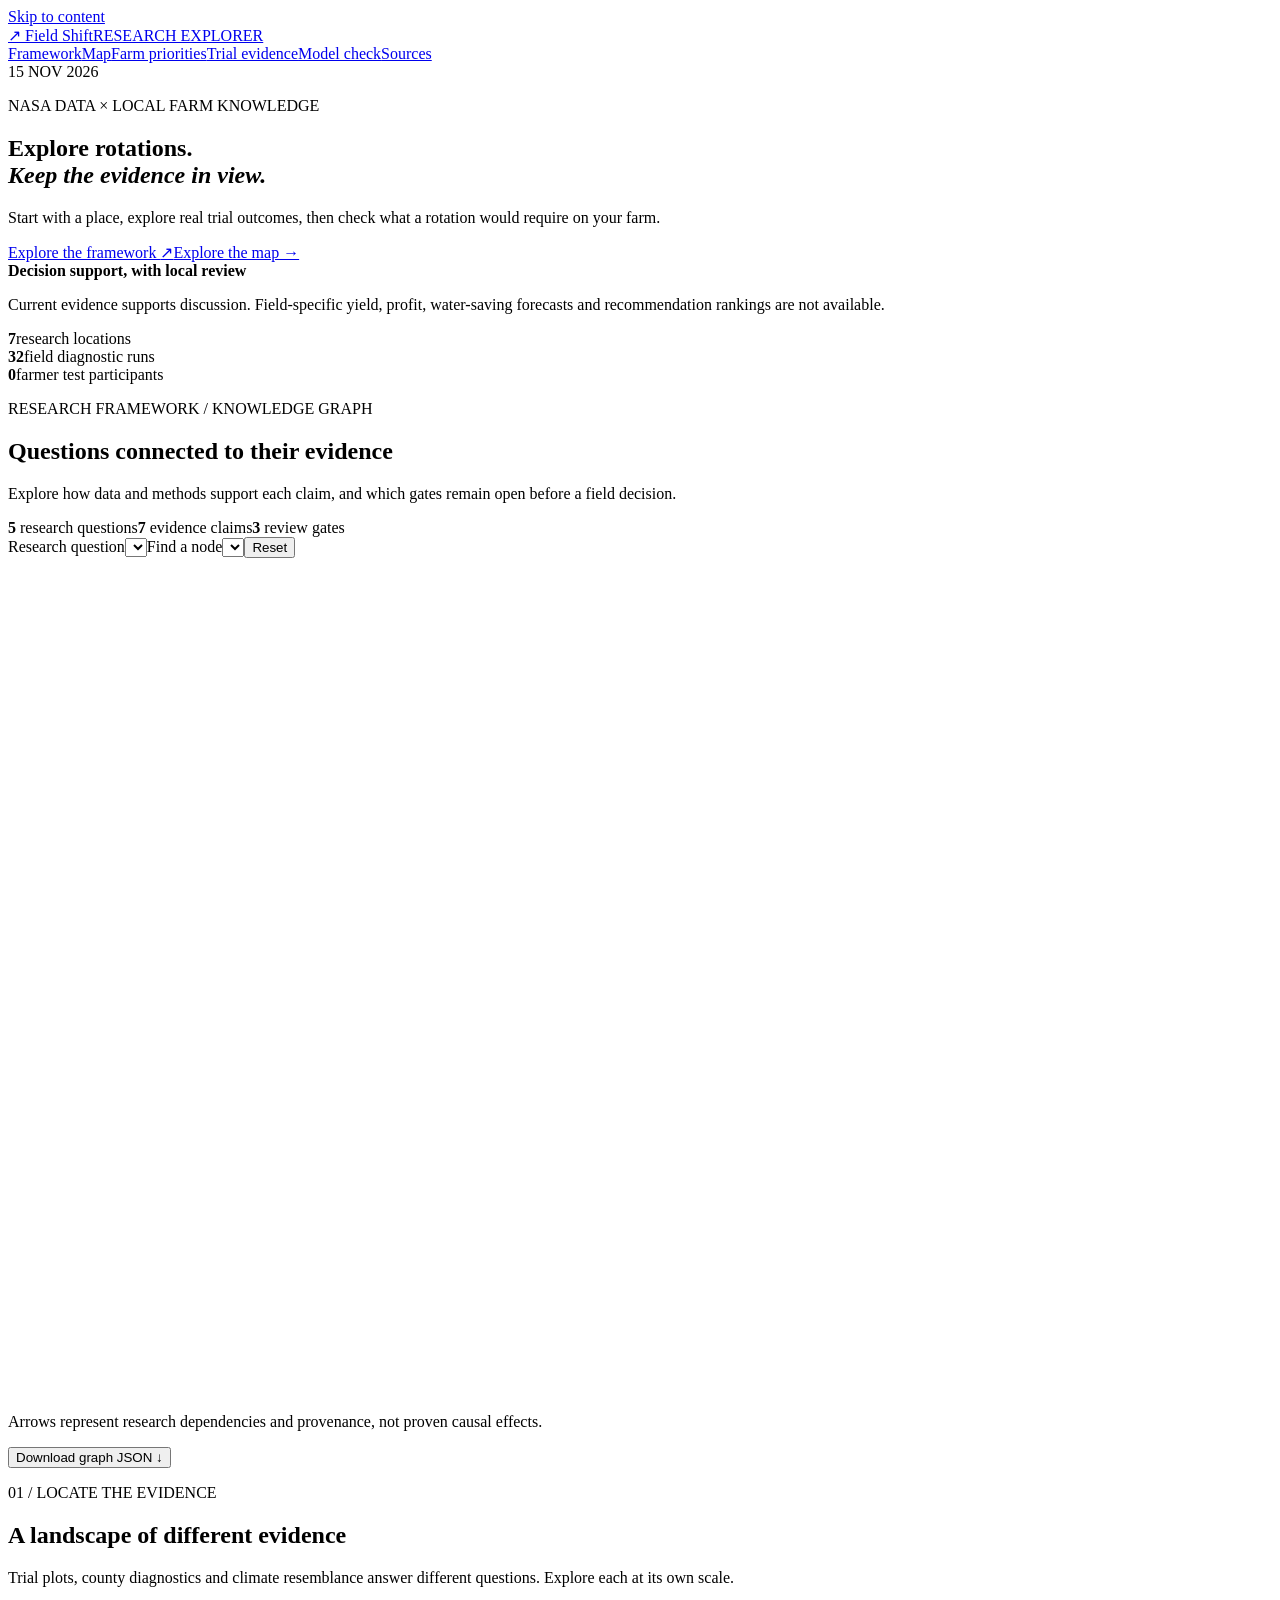
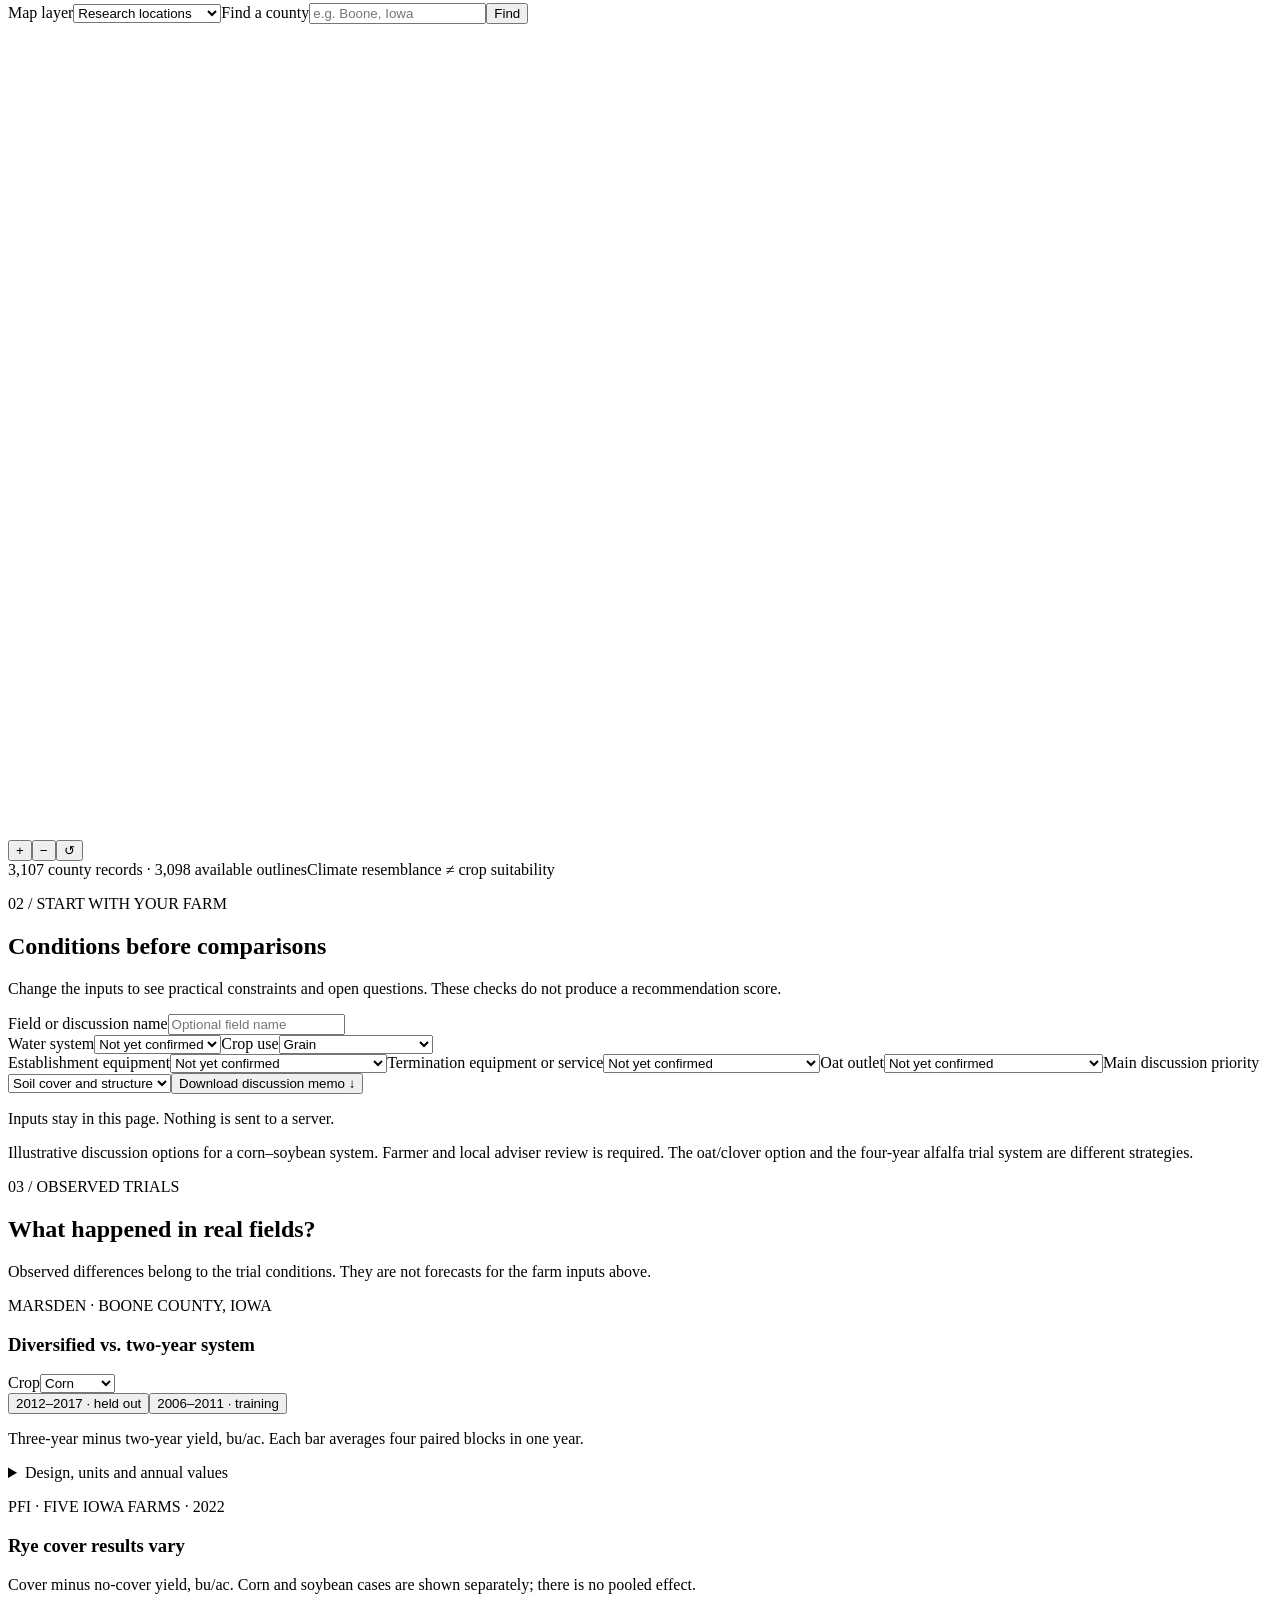
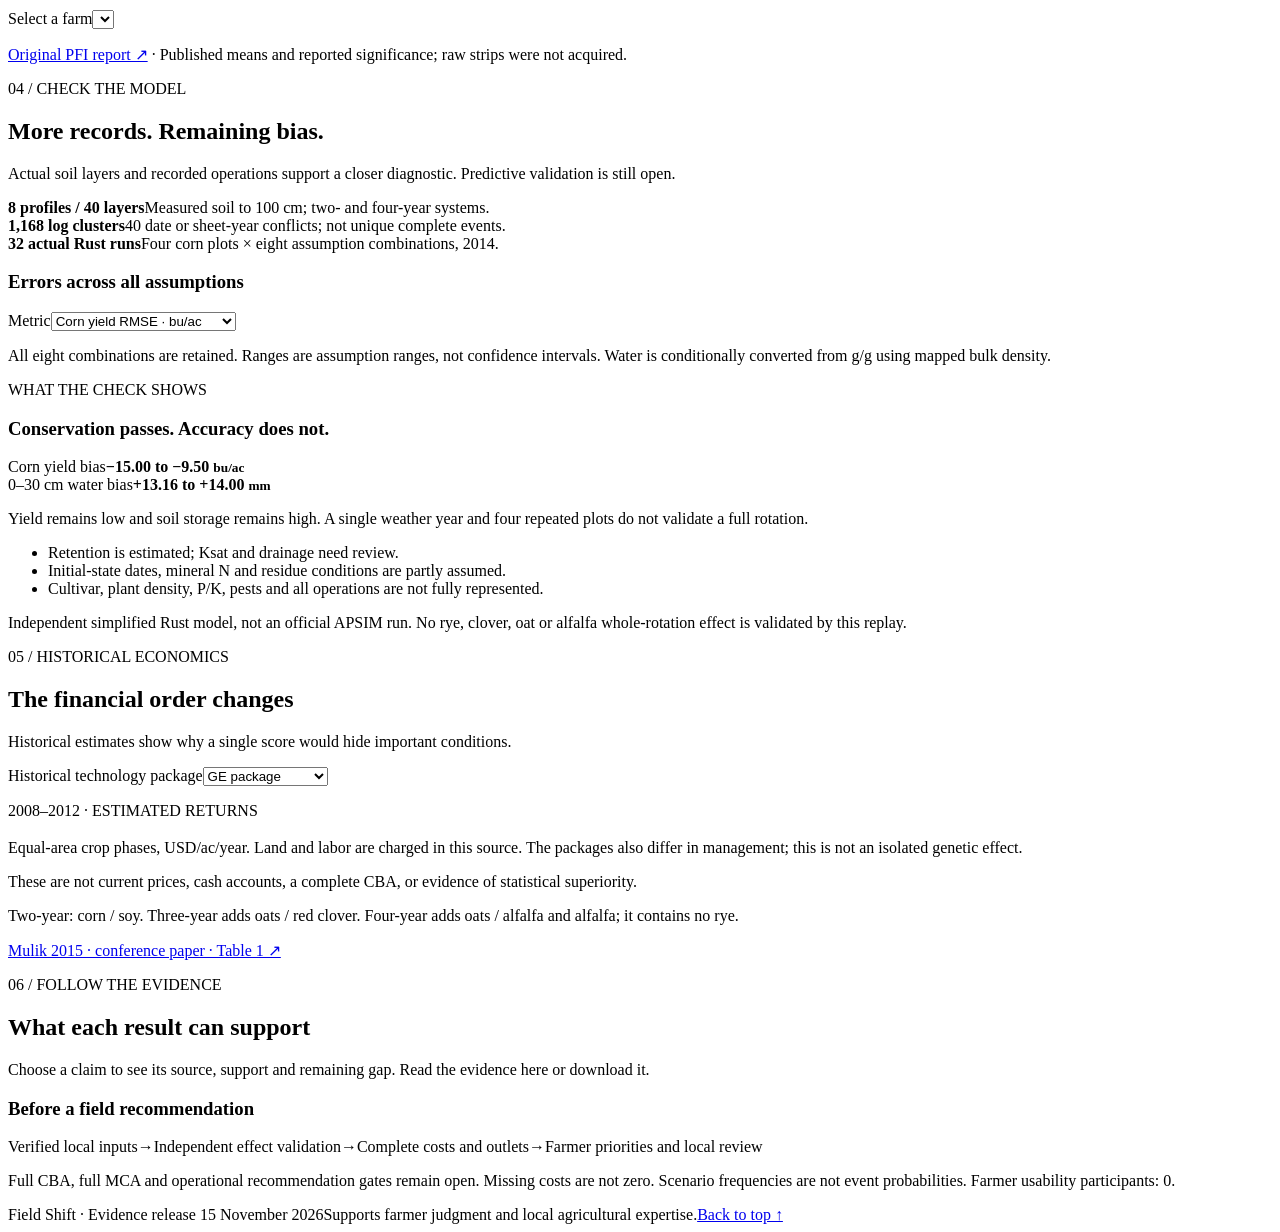
<file: 04_reproduce/demo/template.html>
<!doctype html><html lang="en"><head><meta charset="utf-8"><meta name="viewport" content="width=device-width,initial-scale=1"><meta name="description" content="Field Shift research explorer: real crop-rotation evidence, farmer constraints and transparent model diagnostics."><title>Field Shift · Research Explorer</title><style>/*STYLE*/</style></head><body>
<a class="skip" href="#main">Skip to content</a>
<header class="topbar"><a class="brand" href="#overview"><span class="brand-icon" aria-hidden="true">↗</span> Field Shift<span class="brand-sub">RESEARCH EXPLORER</span></a><nav aria-label="Explore"><a href="#framework">Framework</a><a href="#landscape">Map</a><a href="#planner">Farm priorities</a><a href="#trials">Trial evidence</a><a href="#model">Model check</a><a href="#methods">Sources</a></nav><span class="release">15 NOV 2026</span></header>
<main id="main"><section class="hero" id="overview"><div><p class="eyebrow">NASA DATA × LOCAL FARM KNOWLEDGE</p><h1>Explore rotations.<br><em>Keep the evidence in view.</em></h1><p class="intro">Start with a place, explore real trial outcomes, then check what a rotation would require on your farm.</p><div class="hero-actions"><a class="button" href="#framework">Explore the framework <span>↗</span></a><a class="text-link" href="#landscape">Explore the map →</a></div></div><aside class="hero-note"><span class="status-dot"></span><strong>Decision support, with local review</strong><p>Current evidence supports discussion. Field-specific yield, profit, water-saving forecasts and recommendation rankings are not available.</p><div class="hero-facts"><div><b>7</b><span>research locations</span></div><div><b>32</b><span>field diagnostic runs</span></div><div><b>0</b><span>farmer test participants</span></div></div></aside></section>
<section id="framework" class="section kg-section"><div class="section-head"><div><p class="eyebrow">RESEARCH FRAMEWORK / KNOWLEDGE GRAPH</p><h2>Questions connected to their evidence</h2></div><p>Explore how data and methods support each claim, and which gates remain open before a field decision.</p></div><div class="kg-stats"><span><strong>5</strong> research questions</span><span><strong>7</strong> evidence claims</span><span><strong>3</strong> review gates</span></div><div class="kg-layout"><div class="kg-canvas-panel"><div class="kg-toolbar"><label>Research question<select id="kg-focus"></select></label><label>Find a node<select id="kg-node-picker"></select></label><button id="kg-reset">Reset</button></div><p id="kg-view-note" class="kg-view-note"></p><div class="kg-svg-wrap"><svg id="research-graph" viewBox="0 0 1080 700" role="group" aria-label="Research knowledge graph: questions, data, methods, evidence and review gates"></svg></div><div id="kg-legend" class="kg-legend"></div><div class="kg-footer"><p>Arrows represent research dependencies and provenance, not proven causal effects.</p><button id="kg-download" class="kg-download">Download graph JSON ↓</button></div></div><aside id="kg-detail" aria-live="polite"></aside></div></section>
<section id="landscape" class="section"><div class="section-head"><div><p class="eyebrow">01 / LOCATE THE EVIDENCE</p><h2>A landscape of different evidence</h2></div><p>Trial plots, county diagnostics and climate resemblance answer different questions. Explore each at its own scale.</p></div><div class="map-layout"><div class="map-panel"><div class="map-toolbar"><label>Map layer<select id="map-layer"><option value="sites">Research locations</option><option value="analog">Climate resemblance</option><option value="source">Climate data source</option></select></label><label class="search-label">Find a county<input id="county-search" list="county-list" placeholder="e.g. Boone, Iowa" autocomplete="off"><datalist id="county-list"></datalist></label><button class="small-button" id="find-county">Find</button></div><p id="search-message" class="small" role="status"></p><div class="map-wrap"><svg id="county-map" viewBox="0 0 960 605" role="img" aria-labelledby="map-title map-desc"><title id="map-title">Interactive map of the contiguous United States</title><desc id="map-desc">Choose a research location, search a county, or switch between climate resemblance and source layers. Use the adjacent county details for values.</desc><g id="map-counties"></g><g id="map-states" pointer-events="none"></g><g id="map-sites"></g></svg><div class="zoom" aria-label="Map zoom"><button id="zoom-in" aria-label="Zoom in">+</button><button id="zoom-out" aria-label="Zoom out">−</button><button id="zoom-reset" aria-label="Reset map">↺</button></div><div id="map-tooltip" class="map-tooltip" hidden></div></div><div id="map-legend" class="legend"></div><div class="map-foot"><span>3,107 county records · 3,098 available outlines</span><span>Climate resemblance ≠ crop suitability</span></div><div class="site-shortcuts" id="site-shortcuts" aria-label="Research locations"></div></div><aside class="county-panel" id="county-details" aria-live="polite"></aside></div></section>
<section id="planner" class="section"><div class="section-head"><div><p class="eyebrow">02 / START WITH YOUR FARM</p><h2>Conditions before comparisons</h2></div><p>Change the inputs to see practical constraints and open questions. These checks do not produce a recommendation score.</p></div><div class="planner-layout"><form id="farm-form" class="farm-form"><label>Field or discussion name<input id="field-name" maxlength="100" placeholder="Optional field name"></label><div class="form-pair"><label>Water system<select id="water"><option value="unknown">Not yet confirmed</option><option value="rainfed">Rainfed</option><option value="irrigated">Irrigated</option></select></label><label>Crop use<select id="crop-use"><option value="grain">Grain</option><option value="other">Silage, forage or other</option><option value="unknown">Not yet confirmed</option></select></label></div><label>Establishment equipment<select id="equipment"><option value="unknown">Not yet confirmed</option><option value="owned">Available on farm</option><option value="custom">Custom service — quote needed</option><option value="none">Unavailable</option></select></label><label>Termination equipment or service<select id="termination"><option value="unknown">Not yet confirmed</option><option value="owned">Available</option><option value="custom">Custom service — quote needed</option><option value="none">Unavailable</option></select></label><label>Oat outlet<select id="market"><option value="unknown">Not yet confirmed</option><option value="exploring">Exploring a buyer</option><option value="buyer">Buyer identified — terms to verify</option><option value="feed">On-farm feed — value to verify</option><option value="none">No outlet</option></select></label><label>Main discussion priority<select id="priority"><option value="soil">Soil cover and structure</option><option value="water">Water availability</option><option value="income">Market and income</option><option value="cost">Cost and workload</option></select></label><button type="button" class="button secondary" id="download-memo">Download discussion memo ↓</button><p class="small">Inputs stay in this page. Nothing is sent to a server.</p></form><div><div id="priority-note" class="priority-note" role="status"></div><div id="strategy-cards" class="strategy-cards"></div><p class="small top-gap">Illustrative discussion options for a corn–soybean system. Farmer and local adviser review is required. The oat/clover option and the four-year alfalfa trial system are different strategies.</p></div></div></section>
<section id="trials" class="section"><div class="section-head"><div><p class="eyebrow">03 / OBSERVED TRIALS</p><h2>What happened in real fields?</h2></div><p>Observed differences belong to the trial conditions. They are not forecasts for the farm inputs above.</p></div><div class="chart-grid"><article class="chart-panel"><div class="panel-top"><div><p class="chart-kicker">MARSDEN · BOONE COUNTY, IOWA</p><h3>Diversified vs. two-year system</h3></div><label class="compact-label">Crop<select id="trial-crop"><option value="corn">Corn</option><option value="soybean">Soybean</option></select></label></div><div class="segmented" aria-label="Trial period"><button data-period="held_out" aria-pressed="true">2012–2017 · held out</button><button data-period="training" aria-pressed="false">2006–2011 · training</button></div><div class="trial-stat" id="trial-stat"></div><div id="annual-chart" class="chart"></div><p class="chart-caption">Three-year minus two-year yield, bu/ac. Each bar averages four paired blocks in one year.</p><details><summary>Design, units and annual values</summary><p>Three-year: corn–soybean–oats/red clover. Two-year: corn–soybean. Fertilizer, manure and other management differ, so this is a whole-system contrast. Corn is standardized to 15.5% moisture; soybean to 13%. One site is not a cross-farm prediction interval.</p><div id="annual-table" class="table-wrap"></div><p><a href="https://doi.org/10.1371/journal.pone.0047149" target="_blank" rel="noopener">Davis et al. 2012 ↗</a> · <a href="https://github.com/vanichols/maRsden/tree/01476a18c01115f70f154cf7e94c1951205fbda1" target="_blank" rel="noopener">Pinned author records ↗</a></p></details></article><article class="chart-panel"><p class="chart-kicker">PFI · FIVE IOWA FARMS · 2022</p><h3>Rye cover results vary</h3><div id="pfi-chart" class="chart"></div><p class="chart-caption">Cover minus no-cover yield, bu/ac. Corn and soybean cases are shown separately; there is no pooled effect.</p><label>Select a farm<select id="pfi-farm"></select></label><div id="pfi-details" class="pfi-details"></div><p class="small"><a href="https://practicalfarmers.org/resources/research-reports/cover-crop-effect-on-soil-water/" target="_blank" rel="noopener">Original PFI report ↗</a> · Published means and reported significance; raw strips were not acquired.</p></article></div></section>
<section id="model" class="section"><div class="section-head"><div><p class="eyebrow">04 / CHECK THE MODEL</p><h2>More records. Remaining bias.</h2></div><p>Actual soil layers and recorded operations support a closer diagnostic. Predictive validation is still open.</p></div><div class="model-summary"><div><strong>8 profiles / 40 layers</strong><span>Measured soil to 100 cm; two- and four-year systems.</span></div><div><strong>1,168 log clusters</strong><span>40 date or sheet-year conflicts; not unique complete events.</span></div><div><strong>32 actual Rust runs</strong><span>Four corn plots × eight assumption combinations, 2014.</span></div></div><div class="chart-grid"><article class="chart-panel"><div class="panel-top"><h3>Errors across all assumptions</h3><label class="compact-label">Metric<select id="model-metric"><option value="yield">Corn yield RMSE · bu/ac</option><option value="water">0–30 cm water RMSE · mm</option></select></label></div><div id="model-chart" class="chart"></div><p id="model-caption" class="chart-caption"></p><p class="small">All eight combinations are retained. Ranges are assumption ranges, not confidence intervals. Water is conditionally converted from g/g using mapped bulk density.</p></article><article class="chart-panel"><p class="chart-kicker">WHAT THE CHECK SHOWS</p><h3>Conservation passes. Accuracy does not.</h3><div class="diagnostic-values"><div><span>Corn yield bias</span><strong>−15.00 to −9.50 <small>bu/ac</small></strong></div><div><span>0–30 cm water bias</span><strong>+13.16 to +14.00 <small>mm</small></strong></div></div><p>Yield remains low and soil storage remains high. A single weather year and four repeated plots do not validate a full rotation.</p><ul class="plain-list"><li>Retention is estimated; Ksat and drainage need review.</li><li>Initial-state dates, mineral N and residue conditions are partly assumed.</li><li>Cultivar, plant density, P/K, pests and all operations are not fully represented.</li></ul><p class="small">Independent simplified Rust model, not an official APSIM run. No rye, clover, oat or alfalfa whole-rotation effect is validated by this replay.</p></article></div></section>
<section id="economics" class="section"><div class="section-head"><div><p class="eyebrow">05 / HISTORICAL ECONOMICS</p><h2>The financial order changes</h2></div><p>Historical estimates show why a single score would hide important conditions.</p></div><article class="chart-panel finance-panel"><div><label class="compact-label">Historical technology package<select id="technology"><option value="GE">GE package</option><option value="Non-GE">Non-GE package</option></select></label><div id="finance-chart" class="chart"></div></div><div><p class="chart-kicker">2008–2012 · ESTIMATED RETURNS</p><h3 id="finance-order"></h3><p>Equal-area crop phases, USD/ac/year. Land and labor are charged in this source. The packages also differ in management; this is not an isolated genetic effect.</p><p>These are not current prices, cash accounts, a complete CBA, or evidence of statistical superiority.</p><p class="small">Two-year: corn / soy. Three-year adds oats / red clover. Four-year adds oats / alfalfa and alfalfa; it contains no rye.</p><a class="text-link" href="https://ageconsearch.umn.edu/record/205805" target="_blank" rel="noopener">Mulik 2015 · conference paper · Table 1 ↗</a></div></article></section>
<section id="methods" class="section"><div class="section-head"><div><p class="eyebrow">06 / FOLLOW THE EVIDENCE</p><h2>What each result can support</h2></div><p>Choose a claim to see its source, support and remaining gap. Read the evidence here or download it.</p></div><div class="methods-layout"><div id="evidence-menu" role="group" aria-label="Evidence claims"></div><article class="chart-panel" id="evidence-detail" aria-live="polite"></article></div><div class="gates-panel"><h3>Before a field recommendation</h3><div class="gate-flow"><span>Verified local inputs</span><b>→</b><span>Independent effect validation</span><b>→</b><span>Complete costs and outlets</span><b>→</b><span>Farmer priorities and local review</span></div><p class="small">Full CBA, full MCA and operational recommendation gates remain open. Missing costs are not zero. Scenario frequencies are not event probabilities. Farmer usability participants: 0.</p></div></section>
</main><footer><span>Field Shift · Evidence release 15 November 2026</span><span>Supports farmer judgment and local agricultural expertise.</span><a href="#overview">Back to top ↑</a></footer><script id="research-data" type="application/json">/*DATA*/</script><script>/*SCRIPT*/</script></body></html>
</file>
